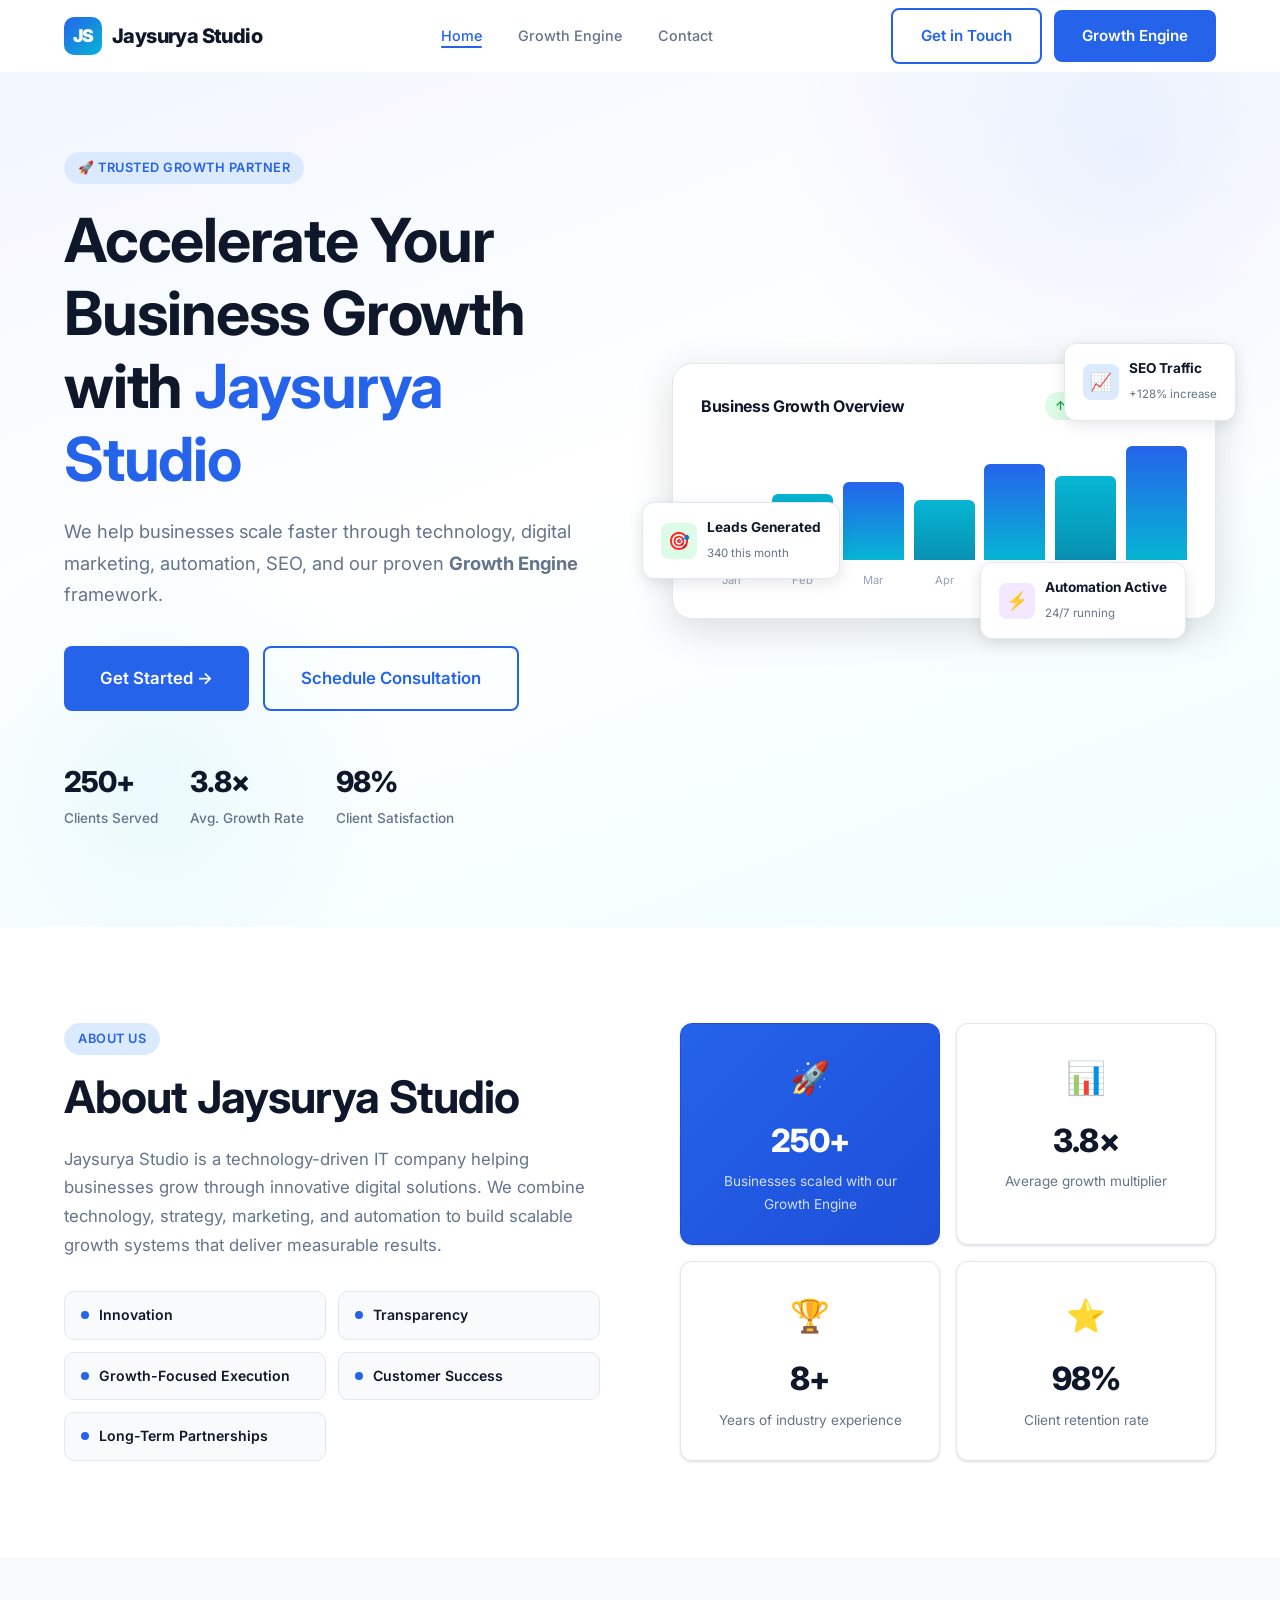
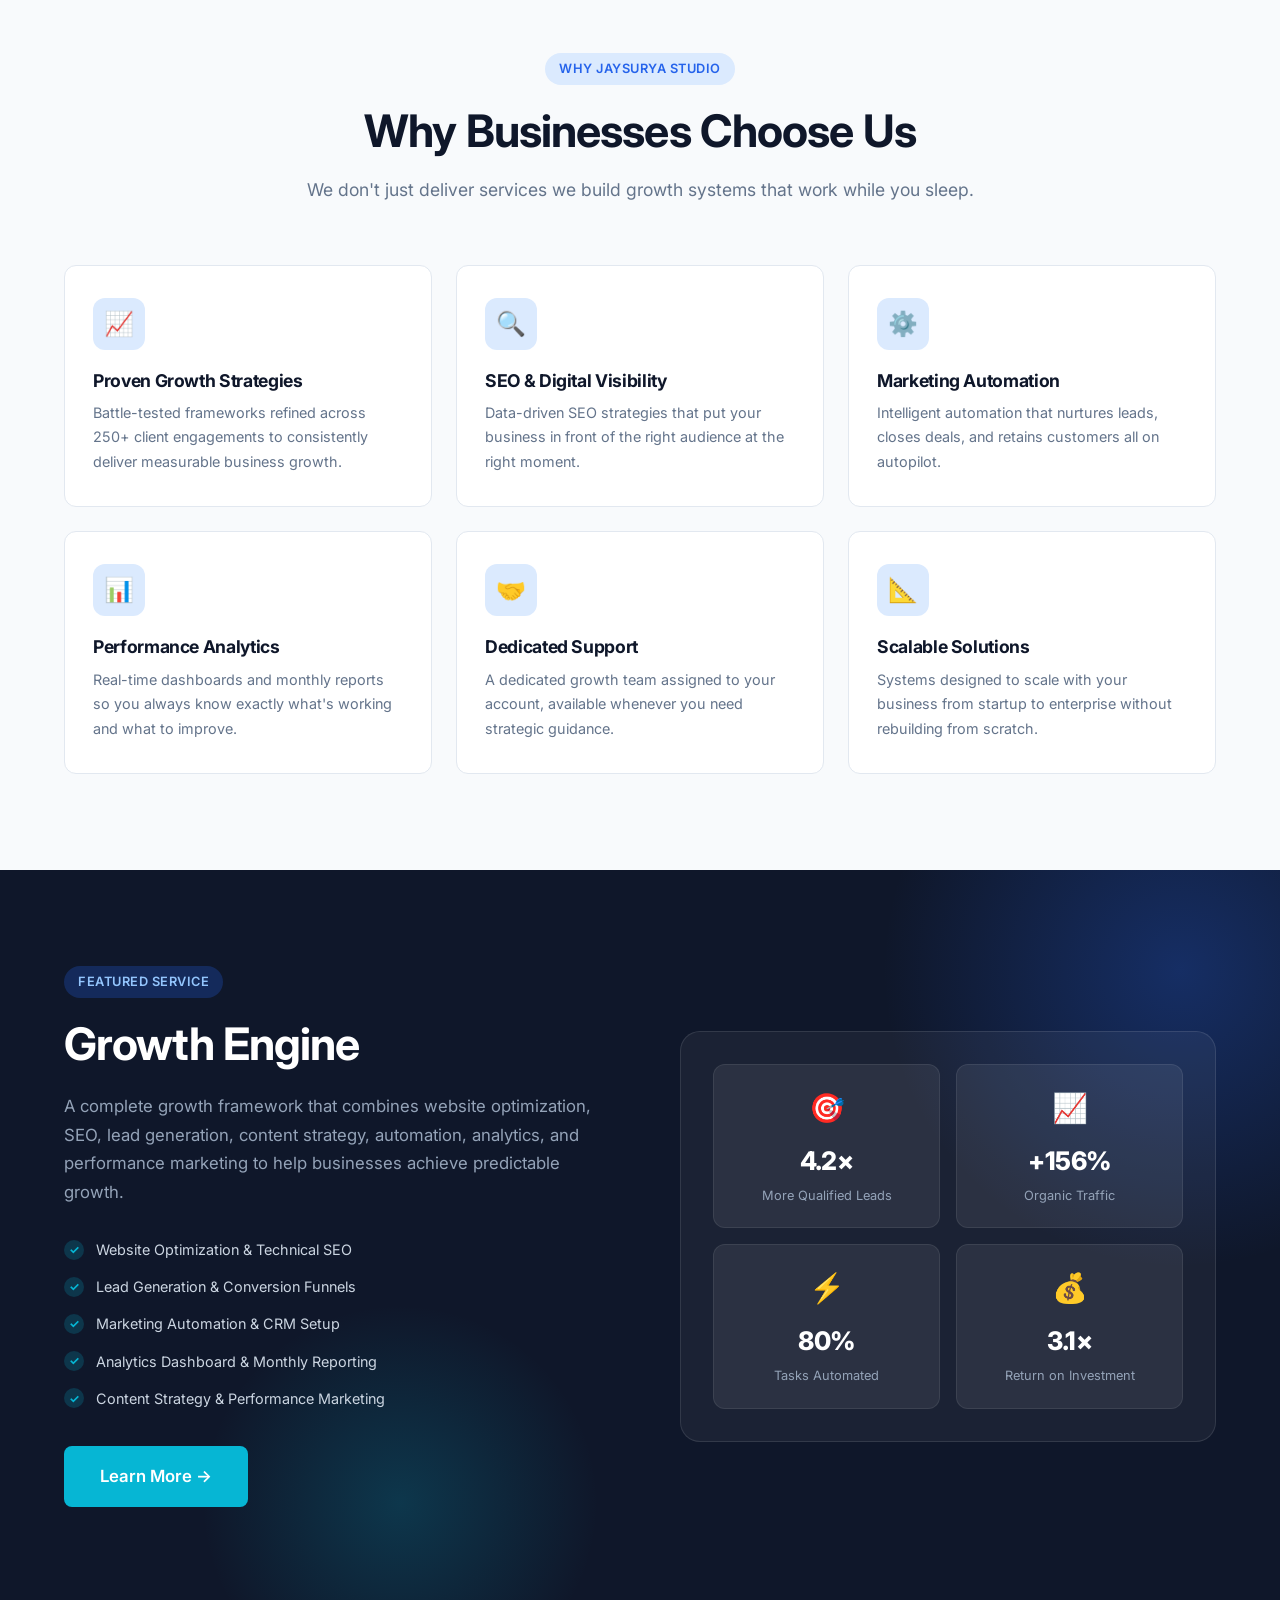
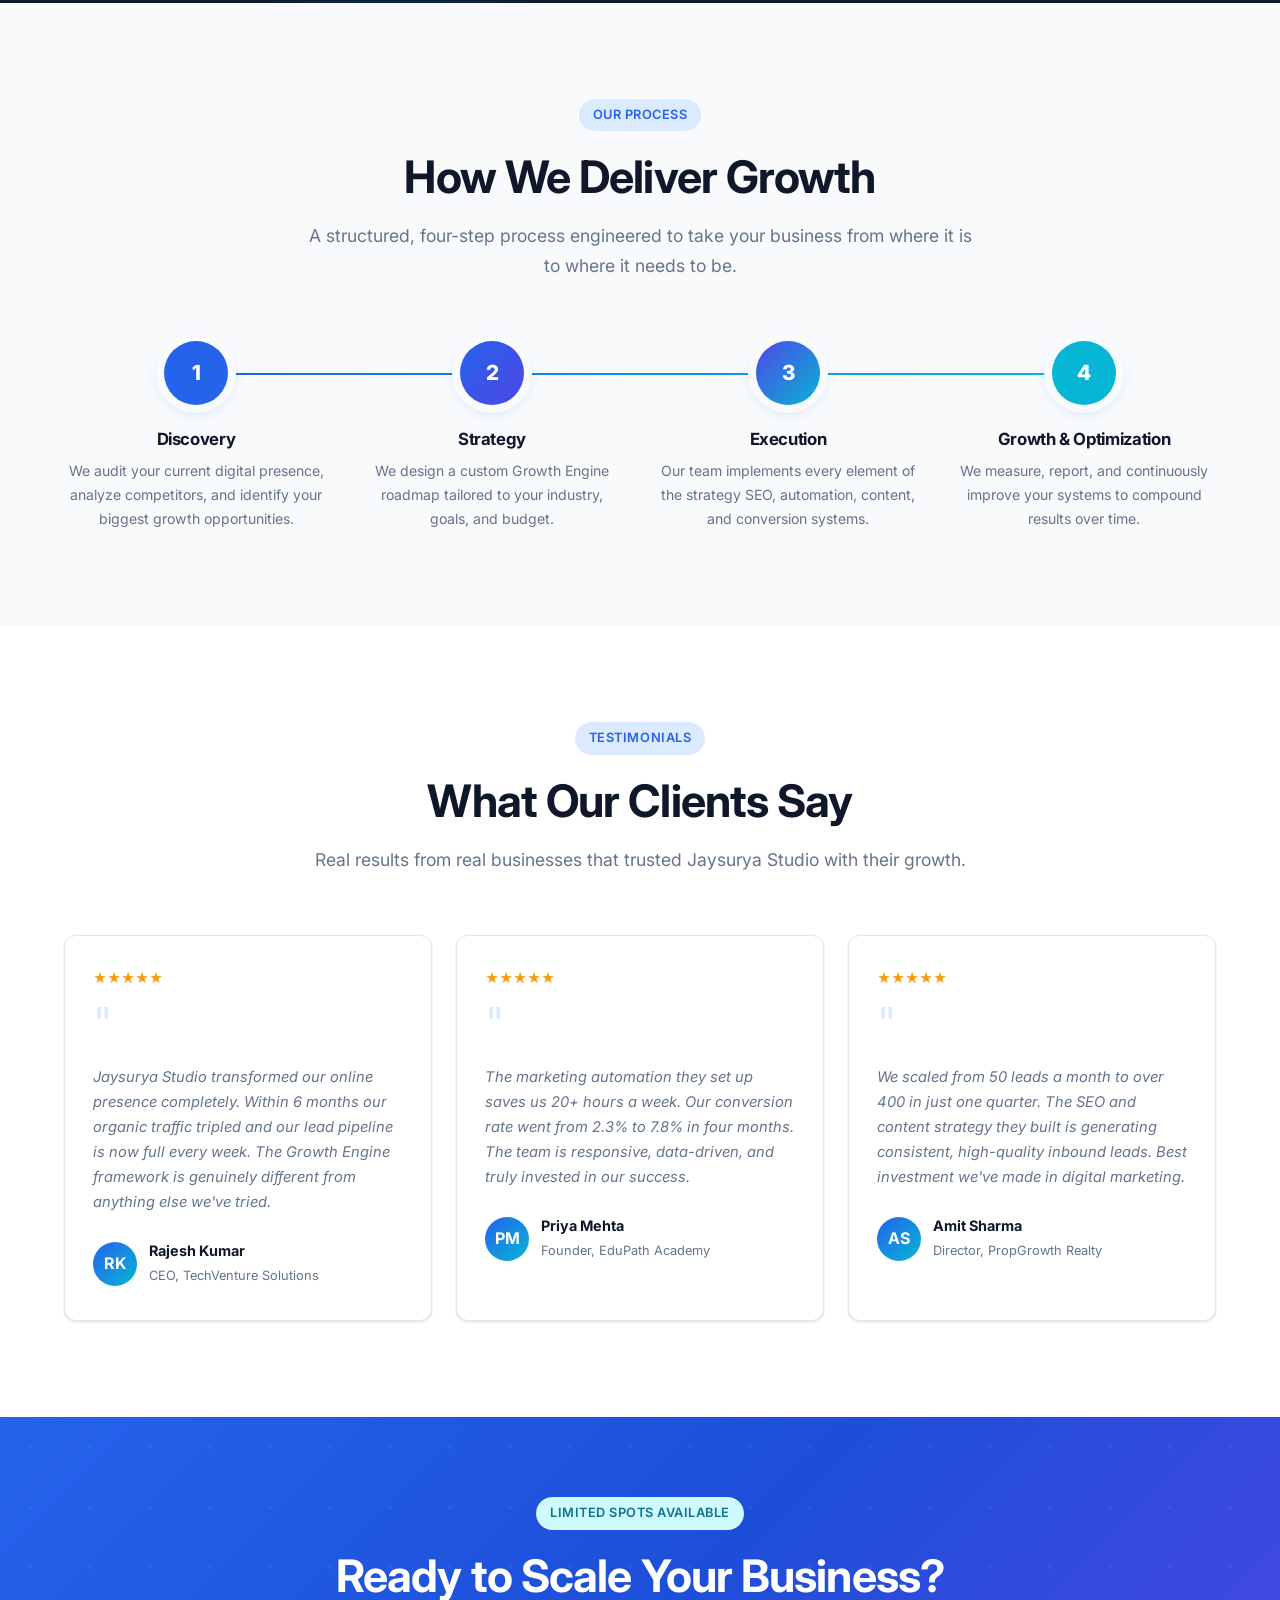
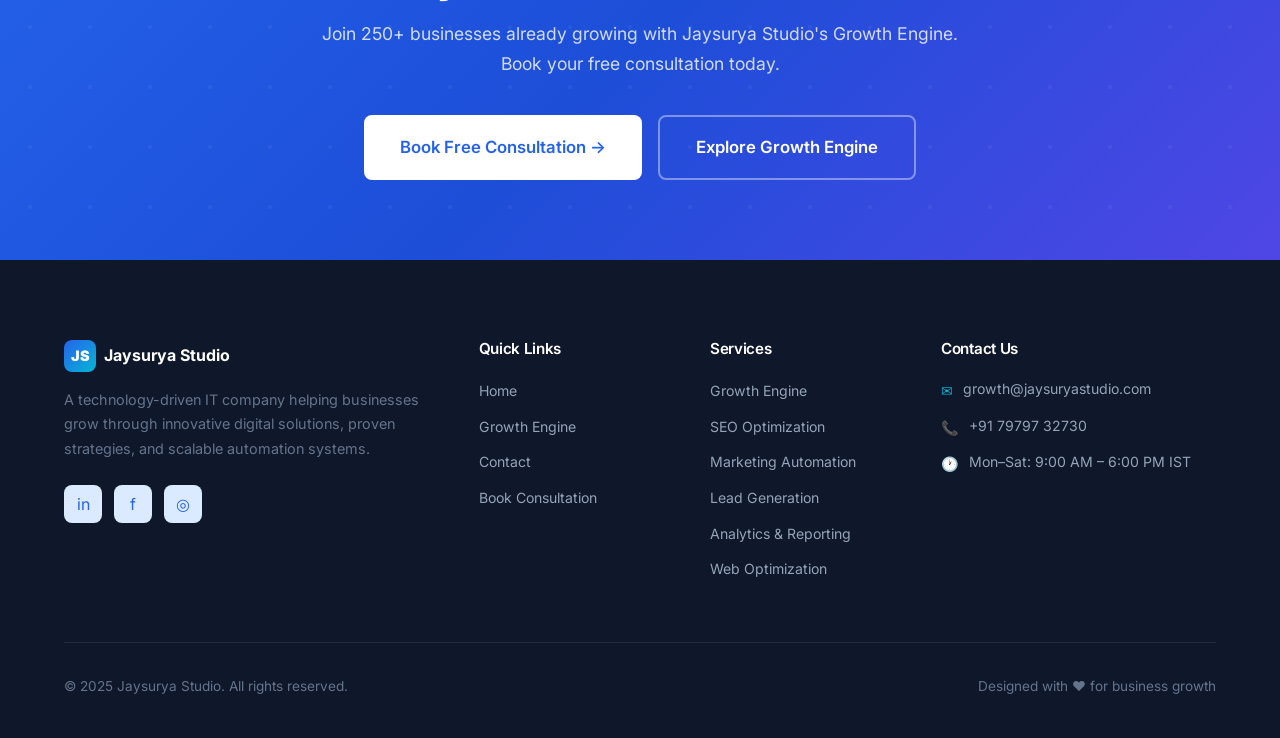
<file: index.html>
<!DOCTYPE html>
<html lang="en">
<head>
  <meta charset="UTF-8" />
  <meta name="viewport" content="width=device-width, initial-scale=1.0" />
  <title>Jaysurya Studio  Accelerate Your Business Growth</title>
  <meta name="description" content="Jaysurya Studio helps businesses scale faster through technology, digital marketing, automation, SEO, and our proven Growth Engine framework." />
  <meta name="keywords" content="IT services, digital marketing, SEO, growth engine, business growth, marketing automation" />
  <meta property="og:title" content="Jaysurya Studio  Accelerate Your Business Growth" />
  <meta property="og:description" content="We help businesses scale faster through technology, digital marketing, automation, and SEO." />
  <meta property="og:type" content="website" />
  <link rel="canonical" href="https://jaysuryastudio.com/" />
  <link rel="preconnect" href="https://fonts.googleapis.com" />
  <link rel="preconnect" href="https://fonts.gstatic.com" crossorigin />
  <link href="https://fonts.googleapis.com/css2?family=Inter:wght@400;500;600;700;800;900&display=swap" rel="stylesheet" />
  <link rel="stylesheet" href="css/style.css" />
  <link rel="icon" type="image/png" href="assets/jsslogo.png">
<link rel="shortcut icon" href="assets/jsslogo.png">
<link rel="apple-touch-icon" href="assets/jsslogo.png">
  <script type="text/javascript">
    (function(c,l,a,r,i,t,y){
        c[a]=c[a]||function(){(c[a].q=c[a].q||[]).push(arguments)};
        t=l.createElement(r);t.async=1;t.src="https://www.clarity.ms/tag/"+i;
        y=l.getElementsByTagName(r)[0];y.parentNode.insertBefore(t,y);
    })(window, document, "clarity", "script", "xaj1u4sglv");
</script>
</head>
<body>

<!-- ===== NAVBAR ===== -->
<nav class="navbar" id="navbar" role="navigation" aria-label="Main navigation">
  <div class="container nav-inner">
    <a href="index.html" class="nav-logo" aria-label="Jaysurya Studio Home">
      <div class="logo-icon" aria-hidden="true">JS</div>
      Jaysurya Studio
    </a>
    <ul class="nav-links" role="list">
      <li><a href="index.html" class="active">Home</a></li>
      <li><a href="pages/growth-engine.html">Growth Engine</a></li>
      <li><a href="pages/contact.html">Contact</a></li>
    </ul>
    <div class="nav-cta">
      <a href="pages/contact.html" class="btn btn-outline">Get in Touch</a>
      <a href="pages/growth-engine.html" class="btn btn-primary">Growth Engine</a>
    </div>
    <button class="hamburger" id="hamburger" aria-label="Toggle menu" aria-expanded="false">
      <span></span><span></span><span></span>
    </button>
  </div>
</nav>

<!-- Mobile Menu -->
<div class="mobile-menu" id="mobileMenu" role="dialog" aria-label="Mobile navigation">
  <a href="index.html">Home</a>
  <a href="pages/growth-engine.html">Growth Engine</a>
  <a href="pages/contact.html">Contact</a>
  <a href="pages/contact.html" class="btn btn-primary">Book Free Consultation</a>
</div>

<!-- ===== HERO ===== -->
<section class="hero" aria-label="Hero">
  <div class="container hero-inner">
    <div class="hero-content">
      <div class="badge">🚀 Trusted Growth Partner</div>
      <h1>Accelerate Your Business Growth with <span>Jaysurya Studio</span></h1>
      <p>We help businesses scale faster through technology, digital marketing, automation, SEO, and our proven <strong>Growth Engine</strong> framework.</p>
      <div class="hero-btns">
        <a href="pages/contact.html" class="btn btn-primary btn-lg">Get Started →</a>
        <a href="pages/contact.html" class="btn btn-outline btn-lg">Schedule Consultation</a>
      </div>
      <div class="hero-stats">
        <div class="hero-stat">
          <strong>250+</strong>
          <span>Clients Served</span>
        </div>
        <div class="hero-stat">
          <strong>3.8×</strong>
          <span>Avg. Growth Rate</span>
        </div>
        <div class="hero-stat">
          <strong>98%</strong>
          <span>Client Satisfaction</span>
        </div>
      </div>
    </div>

    <div class="hero-visual">
      <!-- Main Chart Card -->
      <div class="hero-card-main">
        <div class="chart-header">
          <h4>Business Growth Overview</h4>
          <span class="chart-badge">↑ +47% this quarter</span>
        </div>
        <div class="chart-bars">
          <div class="bar" style="height:40%;animation-delay:.1s"></div>
          <div class="bar accent-bar" style="height:55%;animation-delay:.2s"></div>
          <div class="bar" style="height:65%;animation-delay:.3s"></div>
          <div class="bar accent-bar" style="height:50%;animation-delay:.4s"></div>
          <div class="bar" style="height:80%;animation-delay:.5s"></div>
          <div class="bar accent-bar" style="height:70%;animation-delay:.6s"></div>
          <div class="bar" style="height:95%;animation-delay:.7s"></div>
        </div>
        <div class="chart-labels">
          <span>Jan</span><span>Feb</span><span>Mar</span><span>Apr</span><span>May</span><span>Jun</span><span>Jul</span>
        </div>
      </div>
      <!-- Floating cards -->
      <div class="floating-card fc-1">
        <div class="fc-inner">
          <div class="fc-icon blue">📈</div>
          <div class="fc-text">
            <strong>SEO Traffic</strong>
            <span>+128% increase</span>
          </div>
        </div>
      </div>
      <div class="floating-card fc-2">
        <div class="fc-inner">
          <div class="fc-icon green">🎯</div>
          <div class="fc-text">
            <strong>Leads Generated</strong>
            <span>340 this month</span>
          </div>
        </div>
      </div>
      <div class="floating-card fc-3">
        <div class="fc-inner">
          <div class="fc-icon purple">⚡</div>
          <div class="fc-text">
            <strong>Automation Active</strong>
            <span>24/7 running</span>
          </div>
        </div>
      </div>
    </div>
  </div>
</section>

<!-- ===== ABOUT ===== -->
<section class="section" id="about" aria-label="About Jaysurya Studio">
  <div class="container about-inner">
    <div class="about-text">
      <div class="badge">About Us</div>
      <h2>About Jaysurya Studio</h2>
      <p>Jaysurya Studio is a technology-driven IT company helping businesses grow through innovative digital solutions. We combine technology, strategy, marketing, and automation to build scalable growth systems that deliver measurable results.</p>
      <div class="values-grid">
        <div class="value-item fade-in"><div class="value-dot"></div><span>Innovation</span></div>
        <div class="value-item fade-in"><div class="value-dot"></div><span>Transparency</span></div>
        <div class="value-item fade-in"><div class="value-dot"></div><span>Growth-Focused Execution</span></div>
        <div class="value-item fade-in"><div class="value-dot"></div><span>Customer Success</span></div>
        <div class="value-item fade-in"><div class="value-dot"></div><span>Long-Term Partnerships</span></div>
      </div>
    </div>
    <div class="about-visual fade-in">
      <div class="about-stat-card featured">
        <div class="stat-icon">🚀</div>
        <strong>250+</strong>
        <p>Businesses scaled with our Growth Engine</p>
      </div>
      <div class="about-stat-card">
        <div class="stat-icon">📊</div>
        <strong>3.8×</strong>
        <p>Average growth multiplier</p>
      </div>
      <div class="about-stat-card">
        <div class="stat-icon">🏆</div>
        <strong>8+</strong>
        <p>Years of industry experience</p>
      </div>
      <div class="about-stat-card">
        <div class="stat-icon">⭐</div>
        <strong>98%</strong>
        <p>Client retention rate</p>
      </div>
    </div>
  </div>
</section>

<!-- ===== WHY CHOOSE US ===== -->
<section class="section process-bg" aria-label="Why Choose Us">
  <div class="container">
    <div class="section-header fade-in">
      <div class="badge">Why Jaysurya Studio</div>
      <h2>Why Businesses Choose Us</h2>
      <p>We don't just deliver services  we build growth systems that work while you sleep.</p>
    </div>
    <div class="why-grid">
      <div class="why-card fade-in">
        <div class="why-icon">📈</div>
        <h3>Proven Growth Strategies</h3>
        <p>Battle-tested frameworks refined across 250+ client engagements to consistently deliver measurable business growth.</p>
      </div>
      <div class="why-card fade-in">
        <div class="why-icon">🔍</div>
        <h3>SEO & Digital Visibility</h3>
        <p>Data-driven SEO strategies that put your business in front of the right audience at the right moment.</p>
      </div>
      <div class="why-card fade-in">
        <div class="why-icon">⚙️</div>
        <h3>Marketing Automation</h3>
        <p>Intelligent automation that nurtures leads, closes deals, and retains customers  all on autopilot.</p>
      </div>
      <div class="why-card fade-in">
        <div class="why-icon">📊</div>
        <h3>Performance Analytics</h3>
        <p>Real-time dashboards and monthly reports so you always know exactly what's working and what to improve.</p>
      </div>
      <div class="why-card fade-in">
        <div class="why-icon">🤝</div>
        <h3>Dedicated Support</h3>
        <p>A dedicated growth team assigned to your account, available whenever you need strategic guidance.</p>
      </div>
      <div class="why-card fade-in">
        <div class="why-icon">📐</div>
        <h3>Scalable Solutions</h3>
        <p>Systems designed to scale with your business  from startup to enterprise without rebuilding from scratch.</p>
      </div>
    </div>
  </div>
</section>

<!-- ===== FEATURED SERVICE ===== -->
<section class="section featured-service" aria-label="Growth Engine Service">
  <div class="container fs-inner">
    <div class="fs-content">
      <div class="badge">Featured Service</div>
      <h2>Growth Engine</h2>
      <p>A complete growth framework that combines website optimization, SEO, lead generation, content strategy, automation, analytics, and performance marketing to help businesses achieve predictable growth.</p>
      <div class="fs-features">
        <div class="fs-feature">Website Optimization & Technical SEO</div>
        <div class="fs-feature">Lead Generation & Conversion Funnels</div>
        <div class="fs-feature">Marketing Automation & CRM Setup</div>
        <div class="fs-feature">Analytics Dashboard & Monthly Reporting</div>
        <div class="fs-feature">Content Strategy & Performance Marketing</div>
      </div>
      <a href="pages/growth-engine.html" class="btn btn-accent btn-lg">Learn More →</a>
    </div>
    <div class="fs-visual fade-in">
      <div class="fs-metrics">
        <div class="metric-card">
          <div class="m-icon">🎯</div>
          <strong>4.2×</strong>
          <span>More Qualified Leads</span>
        </div>
        <div class="metric-card">
          <div class="m-icon">📈</div>
          <strong>+156%</strong>
          <span>Organic Traffic</span>
        </div>
        <div class="metric-card">
          <div class="m-icon">⚡</div>
          <strong>80%</strong>
          <span>Tasks Automated</span>
        </div>
        <div class="metric-card">
          <div class="m-icon">💰</div>
          <strong>3.1×</strong>
          <span>Return on Investment</span>
        </div>
      </div>
    </div>
  </div>
</section>

<!-- ===== PROCESS ===== -->
<section class="section process-bg" aria-label="Our Process">
  <div class="container">
    <div class="section-header fade-in">
      <div class="badge">Our Process</div>
      <h2>How We Deliver Growth</h2>
      <p>A structured, four-step process engineered to take your business from where it is to where it needs to be.</p>
    </div>
    <div class="process-grid">
      <div class="process-step fade-in">
        <div class="step-num">1</div>
        <h3>Discovery</h3>
        <p>We audit your current digital presence, analyze competitors, and identify your biggest growth opportunities.</p>
      </div>
      <div class="process-step fade-in">
        <div class="step-num">2</div>
        <h3>Strategy</h3>
        <p>We design a custom Growth Engine roadmap tailored to your industry, goals, and budget.</p>
      </div>
      <div class="process-step fade-in">
        <div class="step-num">3</div>
        <h3>Execution</h3>
        <p>Our team implements every element of the strategy  SEO, automation, content, and conversion systems.</p>
      </div>
      <div class="process-step fade-in">
        <div class="step-num">4</div>
        <h3>Growth & Optimization</h3>
        <p>We measure, report, and continuously improve your systems to compound results over time.</p>
      </div>
    </div>
  </div>
</section>

<!-- ===== TESTIMONIALS ===== -->
<section class="section" aria-label="Client Testimonials">
  <div class="container">
    <div class="section-header fade-in">
      <div class="badge">Testimonials</div>
      <h2>What Our Clients Say</h2>
      <p>Real results from real businesses that trusted Jaysurya Studio with their growth.</p>
    </div>
    <div class="testimonials-grid">
      <div class="testimonial-card fade-in">
        <div class="stars">★★★★★</div>
        <div class="quote-mark">"</div>
        <p>Jaysurya Studio transformed our online presence completely. Within 6 months our organic traffic tripled and our lead pipeline is now full every week. The Growth Engine framework is genuinely different from anything else we've tried.</p>
        <div class="t-author">
          <div class="t-avatar">RK</div>
          <div class="t-info">
            <strong>Rajesh Kumar</strong>
            <span>CEO, TechVenture Solutions</span>
          </div>
        </div>
      </div>
      <div class="testimonial-card fade-in">
        <div class="stars">★★★★★</div>
        <div class="quote-mark">"</div>
        <p>The marketing automation they set up saves us 20+ hours a week. Our conversion rate went from 2.3% to 7.8% in four months. The team is responsive, data-driven, and truly invested in our success.</p>
        <div class="t-author">
          <div class="t-avatar">PM</div>
          <div class="t-info">
            <strong>Priya Mehta</strong>
            <span>Founder, EduPath Academy</span>
          </div>
        </div>
      </div>
      <div class="testimonial-card fade-in">
        <div class="stars">★★★★★</div>
        <div class="quote-mark">"</div>
        <p>We scaled from 50 leads a month to over 400 in just one quarter. The SEO and content strategy they built is generating consistent, high-quality inbound leads. Best investment we've made in digital marketing.</p>
        <div class="t-author">
          <div class="t-avatar">AS</div>
          <div class="t-info">
            <strong>Amit Sharma</strong>
            <span>Director, PropGrowth Realty</span>
          </div>
        </div>
      </div>
    </div>
  </div>
</section>

<!-- ===== CTA BANNER ===== -->
<section class="cta-banner" aria-label="Call to action">
  <div class="cta-banner-inner fade-in">
    <div class="badge accent">Limited Spots Available</div>
    <h2>Ready to Scale Your Business?</h2>
    <p>Join 250+ businesses already growing with Jaysurya Studio's Growth Engine. Book your free consultation today.</p>
    <div class="cta-buttons">
      <a href="pages/contact.html" class="btn btn-white btn-lg">Book Free Consultation →</a>
      <a href="pages/growth-engine.html" class="btn btn-outline btn-lg" style="border-color:rgba(255,255,255,.4);color:#fff;">Explore Growth Engine</a>
    </div>
  </div>
</section>

<!-- ===== FOOTER ===== -->
<footer class="footer" aria-label="Site footer">
  <div class="container">
    <div class="footer-grid">
      <div class="footer-brand">
        <div class="footer-logo">
          <div class="logo-icon">JS</div>
          <span>Jaysurya Studio</span>
        </div>
        <p>A technology-driven IT company helping businesses grow through innovative digital solutions, proven strategies, and scalable automation systems.</p>
        <div class="footer-social">
         <a href="https://www.linkedin.com/in/jaysurya-studio-156a8740a?original_referer=" class="social-btn" aria-label="LinkedIn" style="background:var(--primary-light);color:var(--primary);">in</a>
            <a href="https://www.facebook.com/profile.php?id=61582592456992&mibextid=wwXIfr&rdid=PYnpwYHHPCsHA9Mn&share_url=https%3A%2F%2Fwww.facebook.com%2Fshare%2F17vF8TrJkA%2F%3Fmibextid%3DwwXIfr#" class="social-btn" aria-label="Facebook" style="background:var(--primary-light);color:var(--primary);">f</a>
            <a href="https://www.instagram.com/jaysuryastudio?igsh=Z3h5ejFodGNybm93&utm_source=qr" class="social-btn" aria-label="Instagram" style="background:var(--primary-light);color:var(--primary);">◎</a>
        </div>
      </div>
      <div class="footer-col">
        <h4>Quick Links</h4>
        <ul>
          <li><a href="index.html">Home</a></li>
          <li><a href="pages/growth-engine.html">Growth Engine</a></li>
          <li><a href="pages/contact.html">Contact</a></li>
          <li><a href="pages/contact.html">Book Consultation</a></li>
        </ul>
      </div>
      <div class="footer-col">
        <h4>Services</h4>
        <ul>
          <li><a href="pages/growth-engine.html">Growth Engine</a></li>
          <li><a href="pages/growth-engine.html">SEO Optimization</a></li>
          <li><a href="pages/growth-engine.html">Marketing Automation</a></li>
          <li><a href="pages/growth-engine.html">Lead Generation</a></li>
          <li><a href="pages/growth-engine.html">Analytics & Reporting</a></li>
          <li><a href="pages/growth-engine.html">Web Optimization</a></li>
        </ul>
      </div>
      <div class="footer-col">
        <h4>Contact Us</h4>
        <div class="footer-contact-item">
          <span class="ci-icon">✉</span>
          <span>growth@jaysuryastudio.com</span>
        </div>
        <div class="footer-contact-item">
          <span class="ci-icon">📞</span>
          <span>+91 79797 32730</span>
        </div>
        <!---
        <div class="footer-contact-item">
          <span class="ci-icon">📍</span>
          <span>123 Business Park, Tech City, India 400001</span>
        </div>
        --->
        <div class="footer-contact-item">
          <span class="ci-icon">🕐</span>
          <span>Mon–Sat: 9:00 AM – 6:00 PM IST</span>
        </div>
      </div>
    </div>
    <div class="footer-bottom">
      <p>© 2025 Jaysurya Studio. All rights reserved.</p>
      <p>Designed with ❤️ for business growth</p>
    </div>
  </div>
</footer>

<script src="js/main.js"></script>
</body>
</html>
</file>
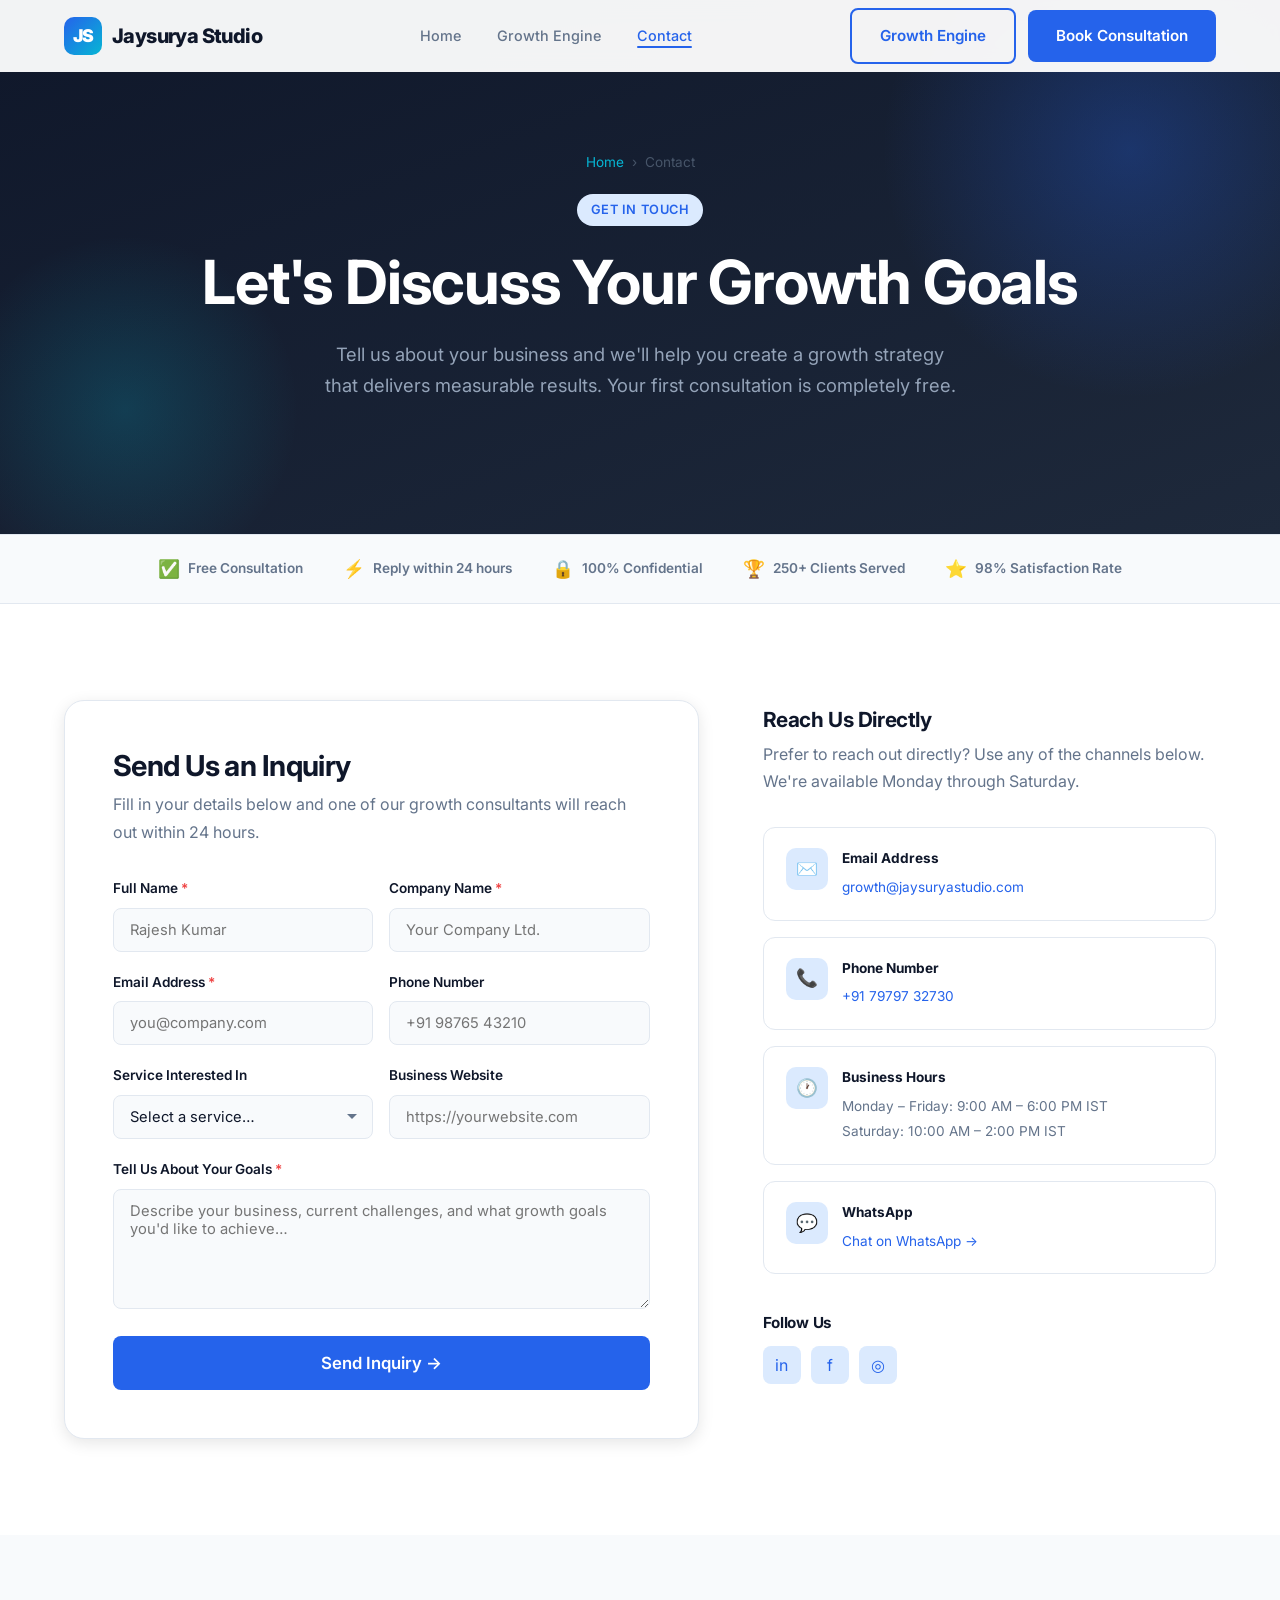
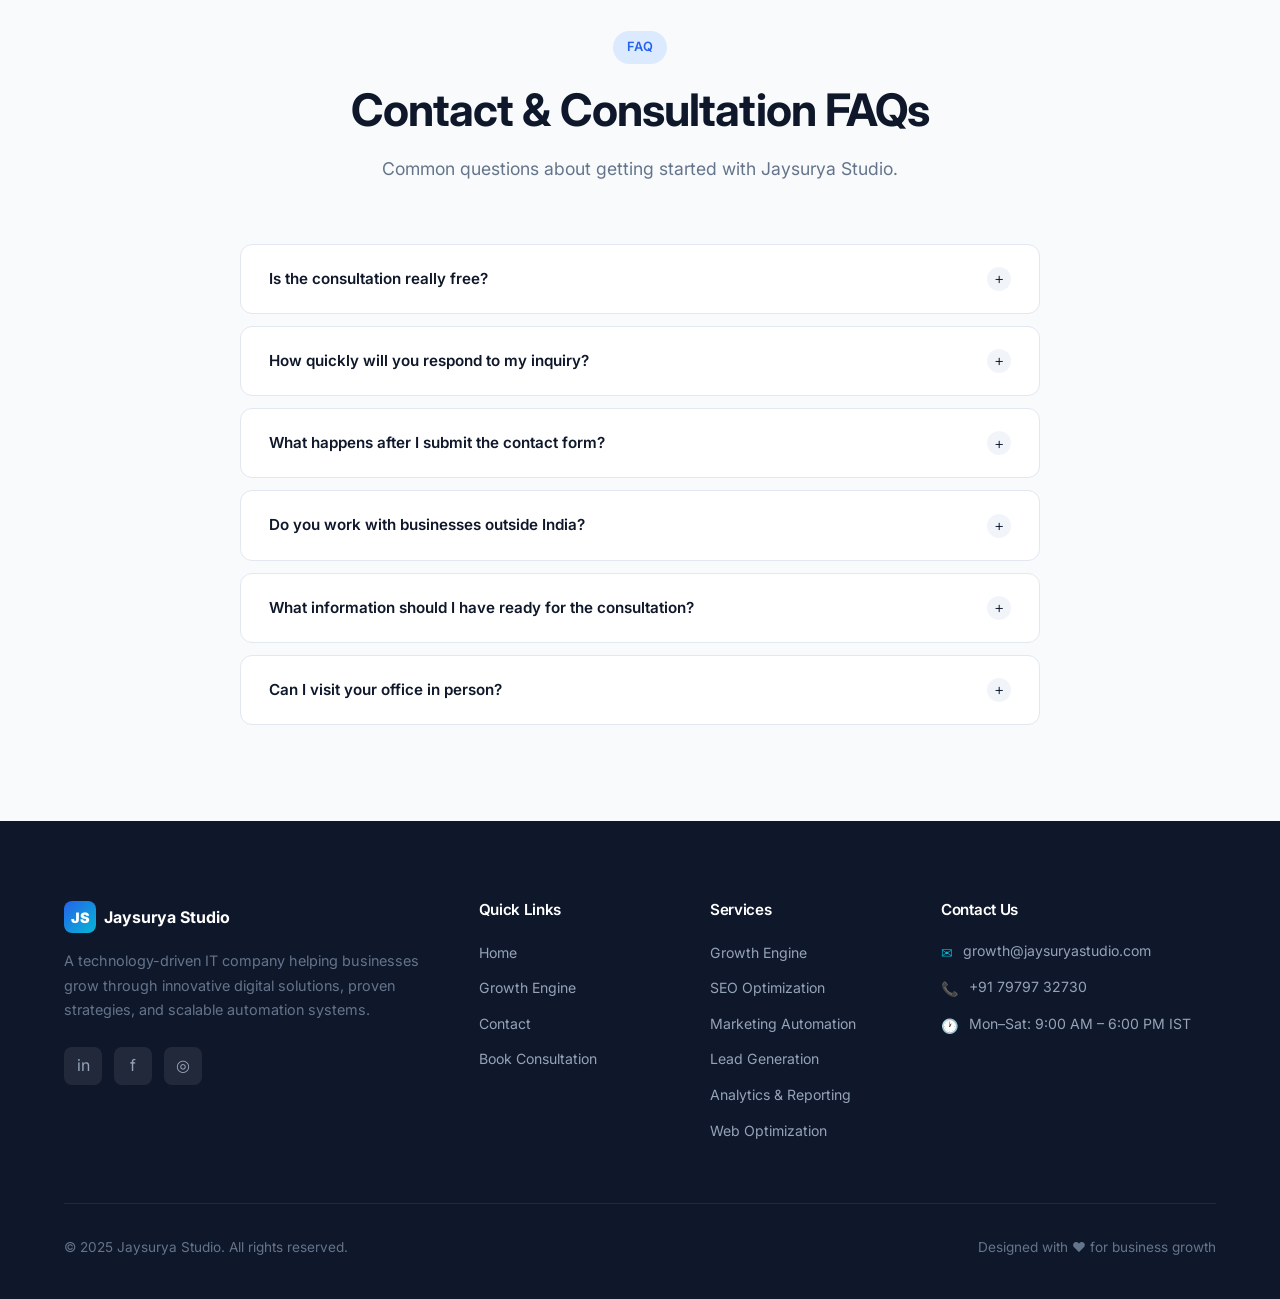
<file: pages/contact.html>
<!DOCTYPE html>
<html lang="en">
<head>
  <meta charset="UTF-8" />
  <meta name="viewport" content="width=device-width, initial-scale=1.0" />
  <title>Contact Jaysurya Studio — Let's Discuss Your Growth Goals</title>
  <meta name="description" content="Contact Jaysurya Studio to discuss your business growth goals. Book a free consultation and let our team build a custom growth strategy for your business." />
  <meta name="keywords" content="contact Jaysurya Studio, free consultation, business growth strategy, digital marketing inquiry" />
  <meta property="og:title" content="Contact Jaysurya Studio — Let's Discuss Your Growth Goals" />
  <link rel="canonical" href="https://jaysuryastudio.com/contact" />
  <link rel="preconnect" href="https://fonts.googleapis.com" />
  <link rel="preconnect" href="https://fonts.gstatic.com" crossorigin />
  <link href="https://fonts.googleapis.com/css2?family=Inter:wght@400;500;600;700;800;900&display=swap" rel="stylesheet" />
  <link rel="stylesheet" href="../css/style.css" />
  <link rel="icon" type="image/png" href="assets/jsslogo.png">
<link rel="shortcut icon" href="assets/jsslogo.png">
<link rel="apple-touch-icon" href="assets/jsslogo.png">
  <style>
    /* Contact page extra styles */
    .contact-section { padding: 96px 0; }
    .contact-section.bg-light { background: var(--bg-light); }

    .trust-strip {
      background: var(--bg-light); border-top: 1px solid var(--border);
      border-bottom: 1px solid var(--border); padding: 20px 0;
    }
    .trust-strip-inner {
      display: flex; justify-content: center; align-items: center;
      gap: 40px; flex-wrap: wrap;
    }
    .trust-item {
      display: flex; align-items: center; gap: 8px;
      font-size: 0.85rem; font-weight: 600; color: var(--text-muted);
    }
    .trust-item span:first-child { font-size: 1.1rem; }
  </style>
  <script type="text/javascript">
    (function(c,l,a,r,i,t,y){
        c[a]=c[a]||function(){(c[a].q=c[a].q||[]).push(arguments)};
        t=l.createElement(r);t.async=1;t.src="https://www.clarity.ms/tag/"+i;
        y=l.getElementsByTagName(r)[0];y.parentNode.insertBefore(t,y);
    })(window, document, "clarity", "script", "xaj1u4sglv");
</script>
</head>
<body>

<!-- ===== NAVBAR ===== -->
<nav class="navbar" id="navbar">
  <div class="container nav-inner">
    <a href="../index.html" class="nav-logo">
      <div class="logo-icon">JS</div>
      Jaysurya Studio
    </a>
    <ul class="nav-links">
      <li><a href="../index.html">Home</a></li>
      <li><a href="growth-engine.html">Growth Engine</a></li>
      <li><a href="contact.html" class="active">Contact</a></li>
    </ul>
    <div class="nav-cta">
      <a href="growth-engine.html" class="btn btn-outline">Growth Engine</a>
      <a href="contact.html" class="btn btn-primary">Book Consultation</a>
    </div>
    <button class="hamburger" id="hamburger" aria-label="Toggle menu" aria-expanded="false">
      <span></span><span></span><span></span>
    </button>
  </div>
</nav>

<div class="mobile-menu" id="mobileMenu">
  <a href="../index.html">Home</a>
  <a href="growth-engine.html">Growth Engine</a>
  <a href="contact.html">Contact</a>
  <a href="contact.html" class="btn btn-primary">Book Free Consultation</a>
</div>

<!-- ===== PAGE HERO ===== -->
<section class="page-hero">
  <div class="container page-hero-inner">
    <div class="breadcrumb">
      <a href="../index.html">Home</a>
      <span>›</span>
      <span>Contact</span>
    </div>
    <div class="badge">Get in Touch</div>
    <h1>Let's Discuss Your Growth Goals</h1>
    <p>Tell us about your business and we'll help you create a growth strategy that delivers measurable results. Your first consultation is completely free.</p>
  </div>
</section>

<!-- ===== TRUST STRIP ===== -->
<div class="trust-strip">
  <div class="container trust-strip-inner">
    <div class="trust-item"><span>✅</span><span>Free Consultation</span></div>
    <div class="trust-item"><span>⚡</span><span>Reply within 24 hours</span></div>
    <div class="trust-item"><span>🔒</span><span>100% Confidential</span></div>
    <div class="trust-item"><span>🏆</span><span>250+ Clients Served</span></div>
    <div class="trust-item"><span>⭐</span><span>98% Satisfaction Rate</span></div>
  </div>
</div>

<!-- ===== CONTACT MAIN ===== -->
<section class="contact-section">
  <div class="container">
    <div class="contact-grid">

      <!-- Contact Form -->
      <div>
        <div class="contact-form-wrap">
          <h2>Send Us an Inquiry</h2>
          <p>Fill in your details below and one of our growth consultants will reach out within 24 hours.</p>

          <form id="contactForm" novalidate>
            <div class="form-row">
              <div class="form-group">
                <label for="fullName">Full Name <span style="color:#ef4444">*</span></label>
                <input type="text" id="fullName" name="fullName" placeholder="Rajesh Kumar" required autocomplete="name" />
              </div>
              <div class="form-group">
                <label for="companyName">Company Name <span style="color:#ef4444">*</span></label>
                <input type="text" id="companyName" name="companyName" placeholder="Your Company Ltd." required autocomplete="organization" />
              </div>
            </div>
            <div class="form-row">
              <div class="form-group">
                <label for="email">Email Address <span style="color:#ef4444">*</span></label>
                <input type="email" id="email" name="email" placeholder="you@company.com" required autocomplete="email" />
              </div>
              <div class="form-group">
                <label for="phone">Phone Number</label>
                <input type="tel" id="phone" name="phone" placeholder="+91 98765 43210" autocomplete="tel" />
              </div>
            </div>
            <div class="form-row">
              <div class="form-group">
                <label for="service">Service Interested In</label>
                <select id="service" name="service">
                  <option value="">Select a service…</option>
                  <option value="growth-engine">Growth Engine (Full Package)</option>
                  <option value="seo">SEO Optimization</option>
                  <option value="lead-gen">Lead Generation</option>
                  <option value="automation">Marketing Automation</option>
                  <option value="analytics">Analytics & Reporting</option>
                  <option value="web">Website Optimization</option>
                  <option value="consulting">Growth Consulting</option>
                  <option value="other">Other / Not Sure Yet</option>
                </select>
              </div>
              <div class="form-group">
                <label for="website">Business Website</label>
                <input type="url" id="website" name="website" placeholder="https://yourwebsite.com" autocomplete="url" />
              </div>
            </div>
            <div class="form-group">
              <label for="message">Tell Us About Your Goals <span style="color:#ef4444">*</span></label>
              <textarea id="message" name="message" rows="5" placeholder="Describe your business, current challenges, and what growth goals you'd like to achieve…" required></textarea>
            </div>
            <button type="submit" class="btn btn-primary btn-lg" style="width:100%;justify-content:center;">
              Send Inquiry →
            </button>
            <div id="formSuccess" class="form-success">
              ✅ Thank you! We've received your inquiry and will reach out within 24 hours.
            </div>
          </form>
        </div>
      </div>

      <!-- Contact Info Side -->
      <div class="contact-info-side">
        <h3>Reach Us Directly</h3>
        <p>Prefer to reach out directly? Use any of the channels below. We're available Monday through Saturday.</p>

        <div class="contact-info-cards">
          <div class="ci-card">
            <div class="ci-card-icon">✉️</div>
            <div class="ci-card-text">
              <strong>Email Address</strong>
              <a href="mailto:hello@jaysuryastudio.com">growth@jaysuryastudio.com</a>
            </div>
          </div>
          <div class="ci-card">
            <div class="ci-card-icon">📞</div>
            <div class="ci-card-text">
              <strong>Phone Number</strong>
              <a href="tel:+917979732730">+91 79797 32730</a>
            </div>
          </div>
          <!---
          <div class="ci-card">
            <div class="ci-card-icon">📍</div>
            <div class="ci-card-text">
              <strong>Office Address</strong>
              <span>123 Business Park, Sector 5,<br>Tech City, India — 400001</span>
            </div>
          </div>
          --->
          <div class="ci-card">
            <div class="ci-card-icon">🕐</div>
            <div class="ci-card-text">
              <strong>Business Hours</strong>
              <span>Monday – Friday: 9:00 AM – 6:00 PM IST<br>Saturday: 10:00 AM – 2:00 PM IST</span>
            </div>
          </div>
          <div class="ci-card">
            <div class="ci-card-icon">💬</div>
            <div class="ci-card-text">
              <strong>WhatsApp</strong>
              <a href="https://api.whatsapp.com/send/?phone=917979732730&text=Hello+Team+Jaysurya+Studio%2C+connected+you+from+your+website.&type=phone_number&app_absent=0" target="_blank" rel="noopener">Chat on WhatsApp →</a>
            </div>
          </div>
        </div>

        <!-- Social Links -->
        <div style="margin-bottom:32px;">
          <h4 style="color:var(--secondary);font-size:.95rem;margin-bottom:14px;">Follow Us</h4>
          <div style="display:flex;gap:10px;">
            <a href="https://www.linkedin.com/in/jaysurya-studio-156a8740a?original_referer=" class="social-btn" aria-label="LinkedIn" style="background:var(--primary-light);color:var(--primary);">in</a>
            <a href="https://www.facebook.com/profile.php?id=61582592456992&mibextid=wwXIfr&rdid=PYnpwYHHPCsHA9Mn&share_url=https%3A%2F%2Fwww.facebook.com%2Fshare%2F17vF8TrJkA%2F%3Fmibextid%3DwwXIfr#" class="social-btn" aria-label="Facebook" style="background:var(--primary-light);color:var(--primary);">f</a>
            <a href="https://www.instagram.com/jaysuryastudio?igsh=Z3h5ejFodGNybm93&utm_source=qr" class="social-btn" aria-label="Instagram" style="background:var(--primary-light);color:var(--primary);">◎</a>
          </div>
        </div>

        <!-- Mini Map Placeholder -->
        <!---
        <div class="map-placeholder">
          <div class="map-icon">📍</div>
          <strong style="color:var(--secondary)">123 Business Park, Tech City</strong>
          <span>Interactive map below ↓</span>
        </div>
        --->
      </div>

    </div>
  </div>
</section>

  

<!-- ===== MAP SECTION ===== -->
  <!---
<section class="map-section section-sm">
  <div class="container">
    <div class="section-header fade-in" style="margin-bottom:40px;">
      <div class="badge">Find Us</div>
      <h2>Our Office Location</h2>
    </div>
    <div class="map-embed fade-in">
      <div class="big-icon">🗺️</div>
      <p style="color:var(--text-muted);font-size:.95rem;text-align:center;max-width:400px;">
        <strong style="color:var(--secondary);display:block;margin-bottom:8px;">123 Business Park, Sector 5, Tech City, India 400001</strong>
        Replace this block with your Google Maps embed code.<br>
        <a href="https://maps.google.com" target="_blank" rel="noopener" style="color:var(--primary);font-weight:600;">Open in Google Maps →</a>
      </p>
    </div>
  </div>
</section>
  --->

<!-- ===== CONTACT FAQ ===== -->
<section class="section process-bg">
  <div class="container">
    <div class="section-header fade-in">
      <div class="badge">FAQ</div>
      <h2>Contact & Consultation FAQs</h2>
      <p>Common questions about getting started with Jaysurya Studio.</p>
    </div>
    <div class="faq-list">
      <div class="faq-item">
        <div class="faq-question" role="button" tabindex="0">
          Is the consultation really free?
          <span class="faq-icon">+</span>
        </div>
        <div class="faq-answer">
          Yes, completely free. Our initial growth consultation is a no-obligation session where we audit your current digital presence, discuss your goals, and outline a strategy. There's no pressure or hard sell — just actionable insights you can use immediately.
        </div>
      </div>
      <div class="faq-item">
        <div class="faq-question" role="button" tabindex="0">
          How quickly will you respond to my inquiry?
          <span class="faq-icon">+</span>
        </div>
        <div class="faq-answer">
          We respond to all inquiries within 24 business hours. For urgent matters, you can reach us directly by phone or WhatsApp and we'll respond even faster.
        </div>
      </div>
      <div class="faq-item">
        <div class="faq-question" role="button" tabindex="0">
          What happens after I submit the contact form?
          <span class="faq-icon">+</span>
        </div>
        <div class="faq-answer">
          After submitting, you'll receive an email confirmation. One of our senior growth consultants will reach out within 24 hours to schedule a discovery call. On that call, we'll learn about your business, share an initial audit, and discuss how Growth Engine could work for you.
        </div>
      </div>
      <div class="faq-item">
        <div class="faq-question" role="button" tabindex="0">
          Do you work with businesses outside India?
          <span class="faq-icon">+</span>
        </div>
        <div class="faq-answer">
          Yes, we work with clients across India, the UAE, UK, and other markets. Our team is fully equipped for remote collaboration. All strategy sessions, reporting, and communication happen online, making it easy to work with us from anywhere.
        </div>
      </div>
      <div class="faq-item">
        <div class="faq-question" role="button" tabindex="0">
          What information should I have ready for the consultation?
          <span class="faq-icon">+</span>
        </div>
        <div class="faq-answer">
          Come prepared with your business goals, current marketing budget (rough range is fine), your website URL, and any specific challenges you're facing. It also helps to know your target customer profile. But don't worry — we'll guide you through everything during the call.
        </div>
      </div>
      <div class="faq-item">
        <div class="faq-question" role="button" tabindex="0">
          Can I visit your office in person?
          <span class="faq-icon">+</span>
        </div>
        <div class="faq-answer">
          Absolutely. We welcome in-person meetings at our office Monday to Friday between 9:00 AM and 6:00 PM IST. Please schedule an appointment in advance by calling us or emailing hello@jaysuryastudio.com so we can ensure the right team members are available.
        </div>
      </div>
    </div>
  </div>
</section>

<!-- ===== FOOTER ===== -->
<footer class="footer">
  <div class="container">
    <div class="footer-grid">
      <div class="footer-brand">
        <div class="footer-logo">
          <div class="logo-icon">JS</div>
          <span>Jaysurya Studio</span>
        </div>
        <p>A technology-driven IT company helping businesses grow through innovative digital solutions, proven strategies, and scalable automation systems.</p>
        <div class="footer-social">
          <a href="https://www.linkedin.com/in/jaysurya-studio-156a8740a?original_referer=" class="social-btn" aria-label="LinkedIn">in</a>
          <a href="https://www.facebook.com/profile.php?id=61582592456992&mibextid=wwXIfr&rdid=PYnpwYHHPCsHA9Mn&share_url=https%3A%2F%2Fwww.facebook.com%2Fshare%2F17vF8TrJkA%2F%3Fmibextid%3DwwXIfr#" class="social-btn" aria-label="Facebook">f</a>
          <a href="https://www.instagram.com/jaysuryastudio?igsh=Z3h5ejFodGNybm93&utm_source=qr" class="social-btn" aria-label="Instagram">◎</a>
        </div>
      </div>
      <div class="footer-col">
        <h4>Quick Links</h4>
        <ul>
          <li><a href="../index.html">Home</a></li>
          <li><a href="growth-engine.html">Growth Engine</a></li>
          <li><a href="contact.html">Contact</a></li>
          <li><a href="contact.html">Book Consultation</a></li>
        </ul>
      </div>
      <div class="footer-col">
        <h4>Services</h4>
        <ul>
          <li><a href="growth-engine.html">Growth Engine</a></li>
          <li><a href="growth-engine.html">SEO Optimization</a></li>
          <li><a href="growth-engine.html">Marketing Automation</a></li>
          <li><a href="growth-engine.html">Lead Generation</a></li>
          <li><a href="growth-engine.html">Analytics & Reporting</a></li>
          <li><a href="growth-engine.html">Web Optimization</a></li>
        </ul>
      </div>
      <div class="footer-col">
        <h4>Contact Us</h4>
        <div class="footer-contact-item">
          <span class="ci-icon">✉</span>
          <span>growth@jaysuryastudio.com</span>
        </div>
        <div class="footer-contact-item">
          <span class="ci-icon">📞</span>
          <span>+91 79797 32730</span>
        </div>
        <!---
        <div class="footer-contact-item">
          <span class="ci-icon">📍</span>
          <span>123 Business Park, Tech City, India 400001</span>
        </div>
        --->
        <div class="footer-contact-item">
          <span class="ci-icon">🕐</span>
          <span>Mon–Sat: 9:00 AM – 6:00 PM IST</span>
        </div>
      </div>
    </div>
    <div class="footer-bottom">
      <p>© 2025 Jaysurya Studio. All rights reserved.</p>
      <p>Designed with ❤️ for business growth</p>
    </div>
  </div>
</footer>
<script src="../js/main.js"></script>
  <script>
document.addEventListener("DOMContentLoaded", () => {
    const form = document.getElementById("contactForm");
    const submitBtn = form.querySelector('button[type="submit"]');
    const successBox = document.getElementById("formSuccess");

    form.addEventListener("submit", async (e) => {
        e.preventDefault();

        submitBtn.disabled = true;
        submitBtn.textContent = "Submitting...";

        const payload = {
            name: document.getElementById("fullName").value.trim(),
            company: document.getElementById("companyName").value.trim(),
            email: document.getElementById("email").value.trim(),
            phone: document.getElementById("phone").value.trim(),
            service: document.getElementById("service").value,
            website: document.getElementById("website").value.trim(),
            additionalInfo: document.getElementById("message").value.trim()
        };

        try {
            const response = await fetch(
                "https://n8n-sfoc.srv1696828.hstgr.cloud/webhook/fe5d26ef-e456-4115-aac6-cecca6025246",
                {
                    method: "POST",
                    headers: {
                        "Content-Type": "application/json"
                    },
                    body: JSON.stringify(payload)
                }
            );

            if (!response.ok) {
                throw new Error("Failed to submit form");
            }

            successBox.style.display = "block";
            form.reset();

            setTimeout(() => {
                successBox.style.display = "none";
            }, 5000);

        } catch (error) {
            alert("Something went wrong. Please try again.");
            console.error(error);
        } finally {
            submitBtn.disabled = false;
            submitBtn.textContent = "Send Inquiry →";
        }
    });
});
</script>
</body>
</html>
</file>
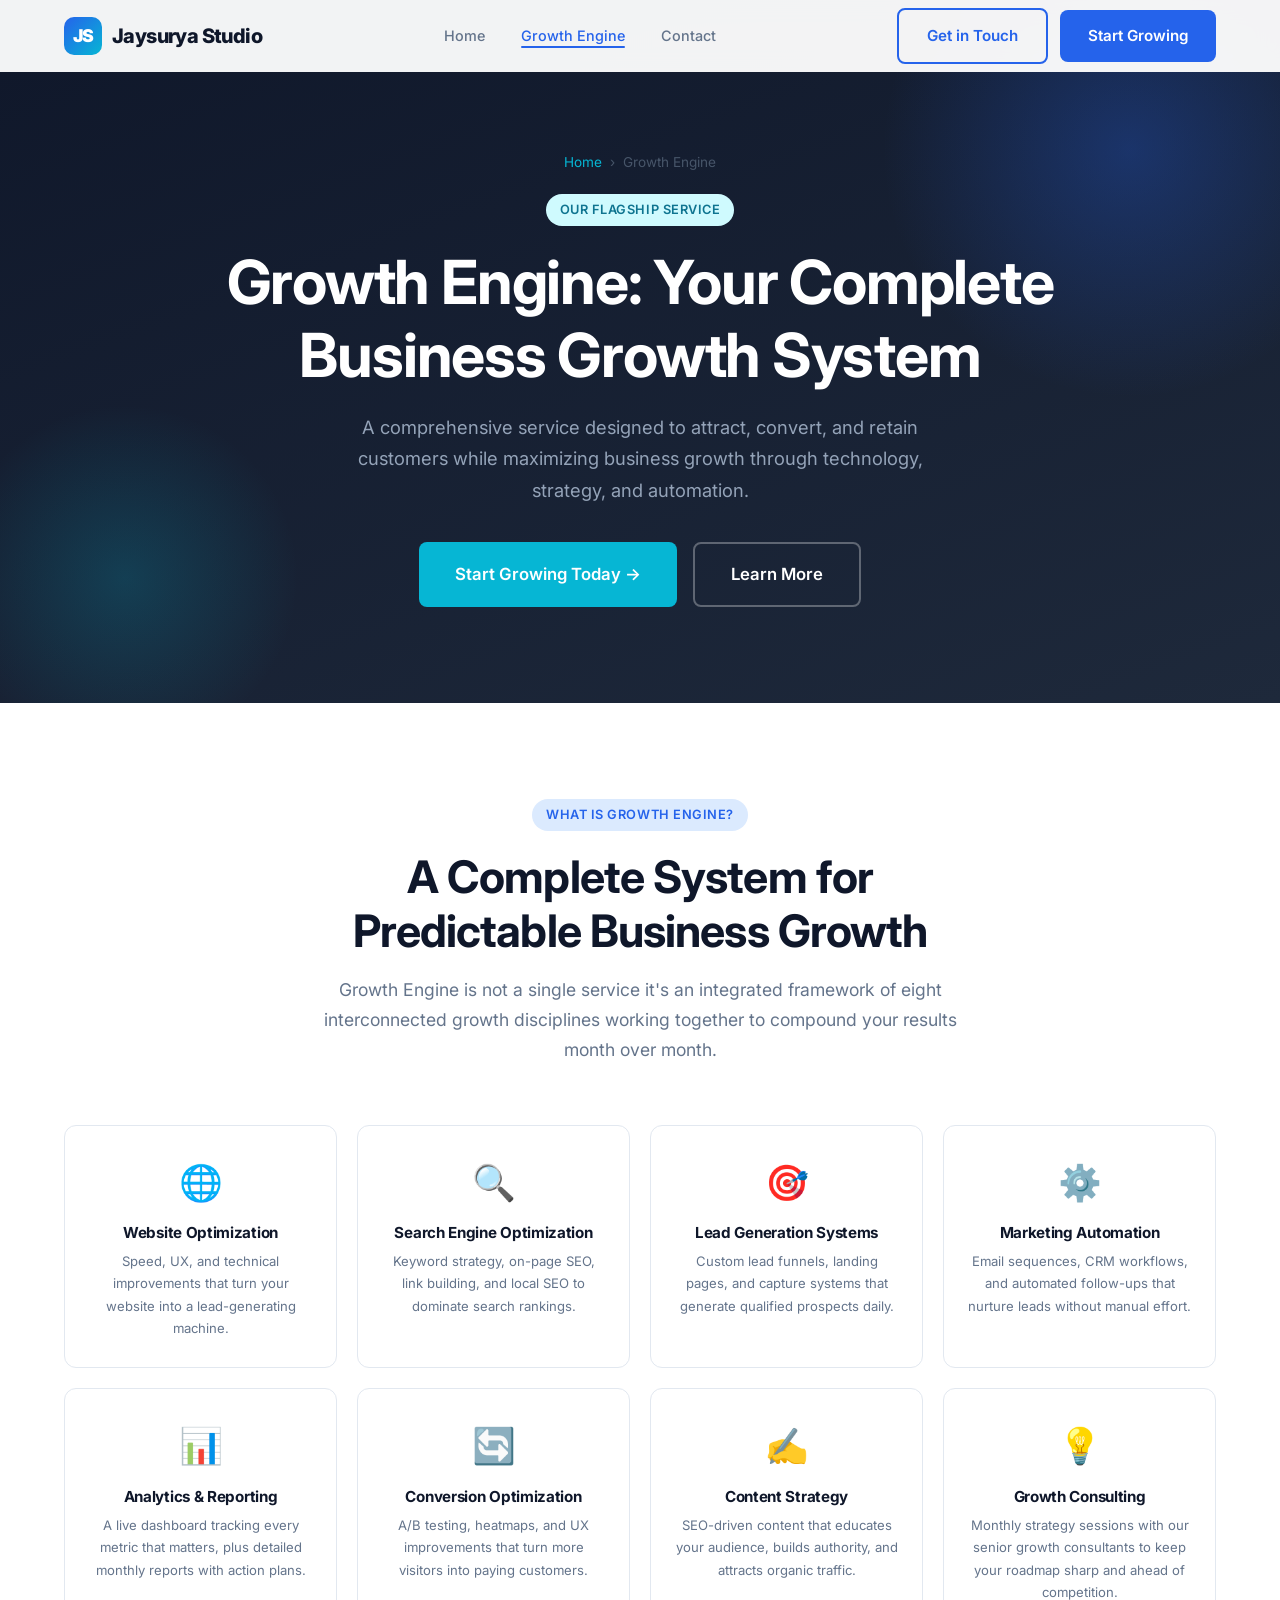
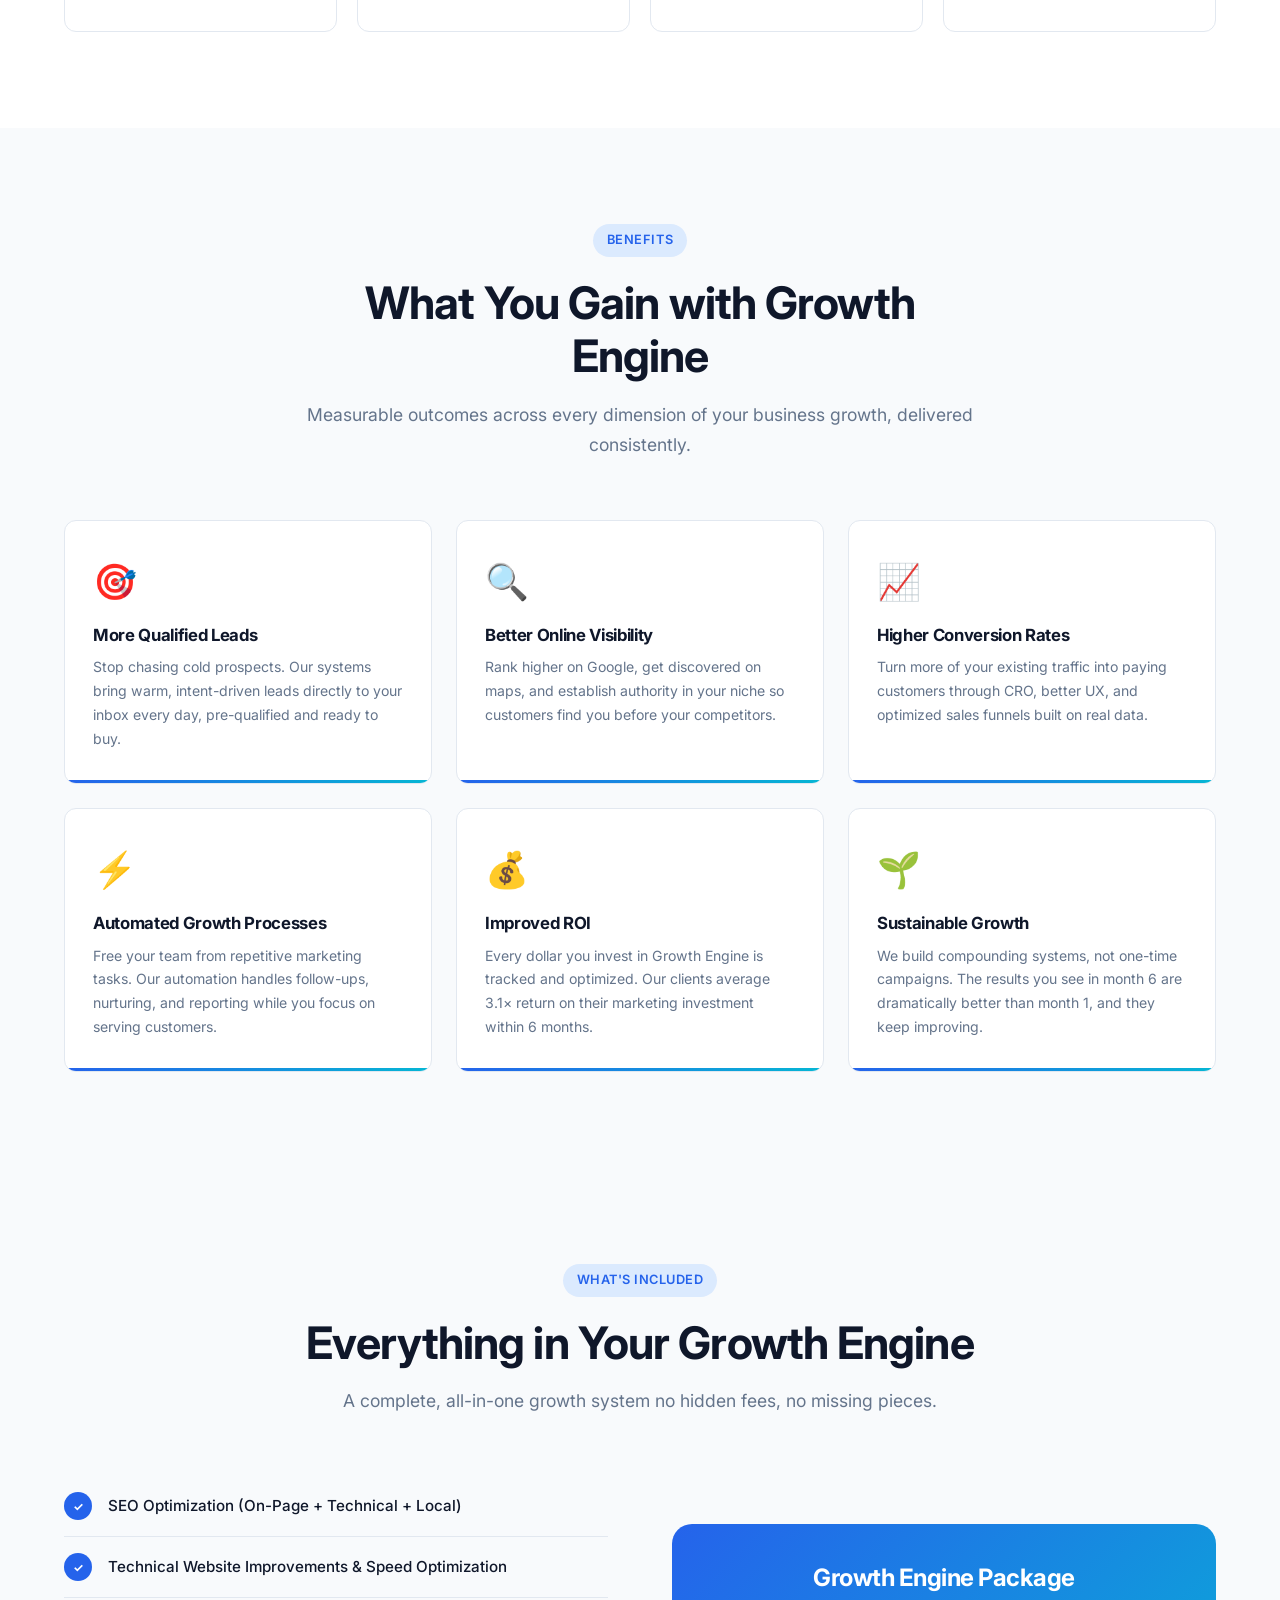
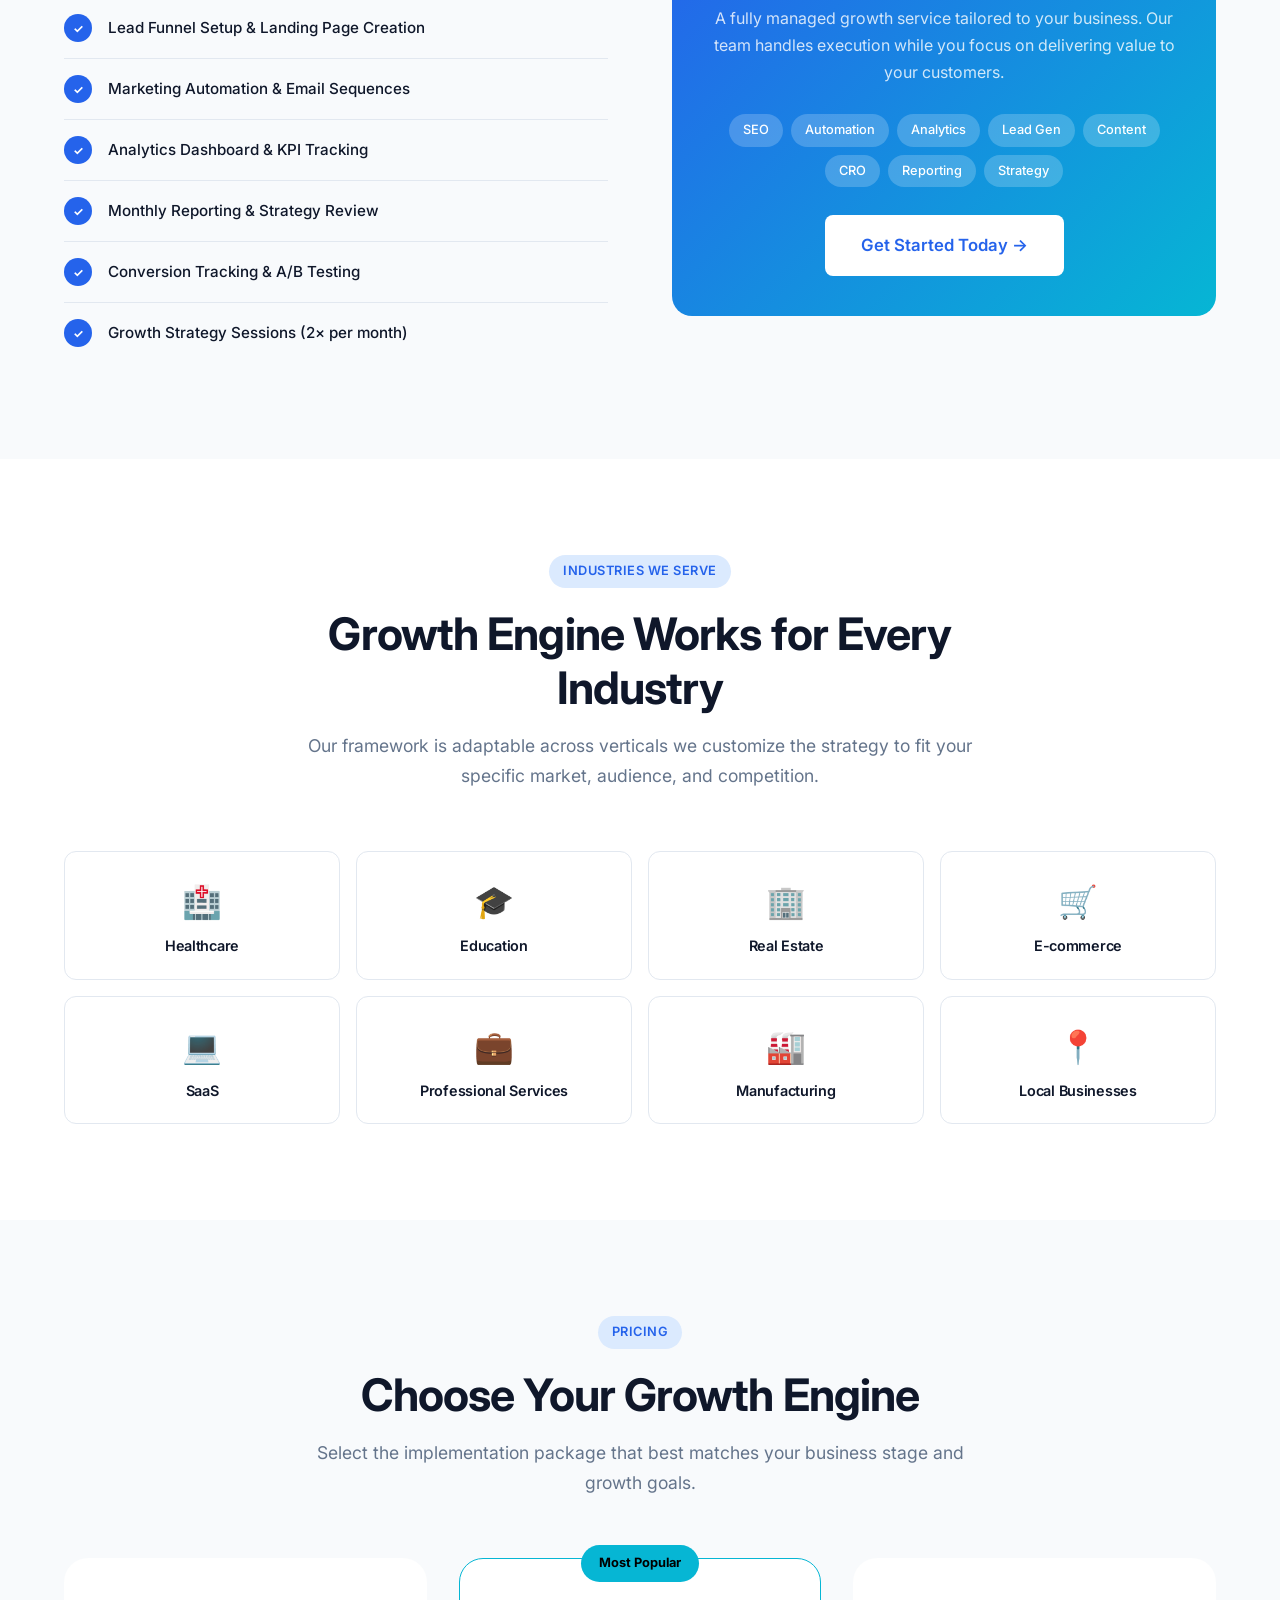
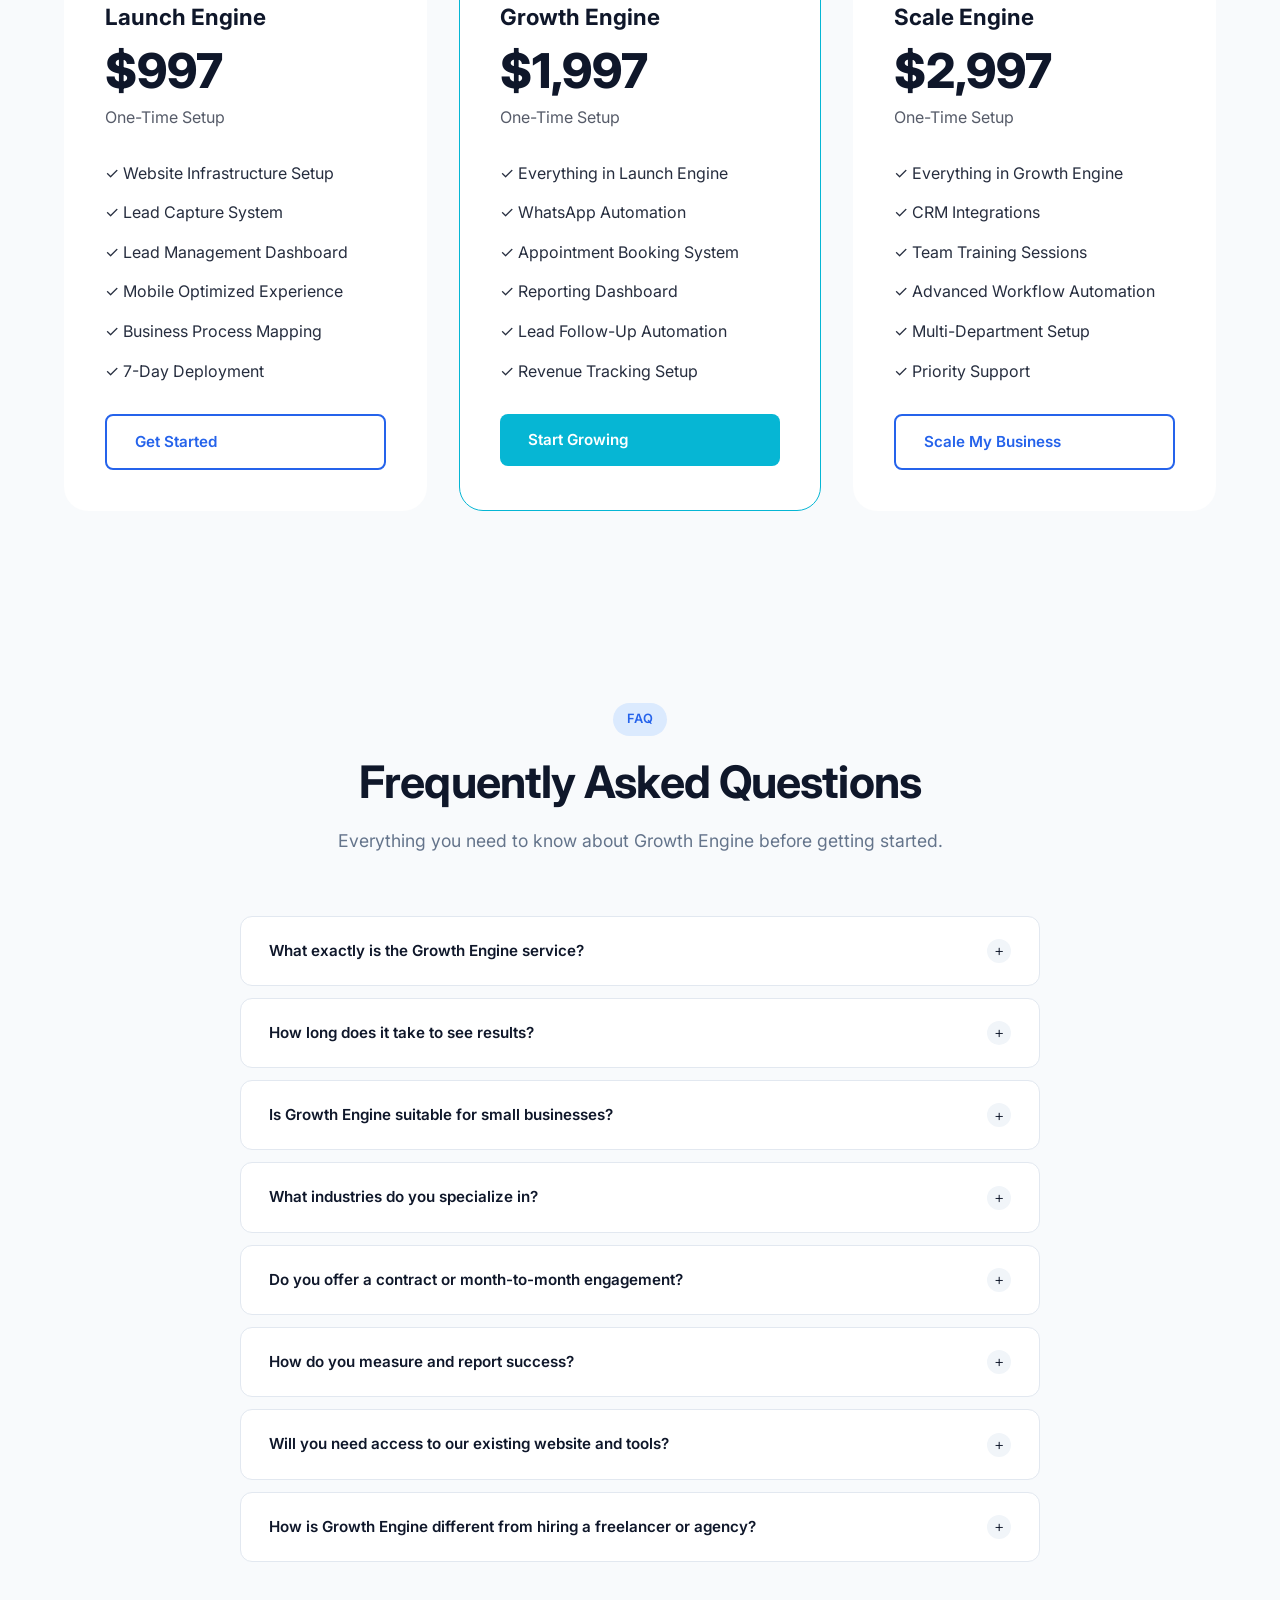
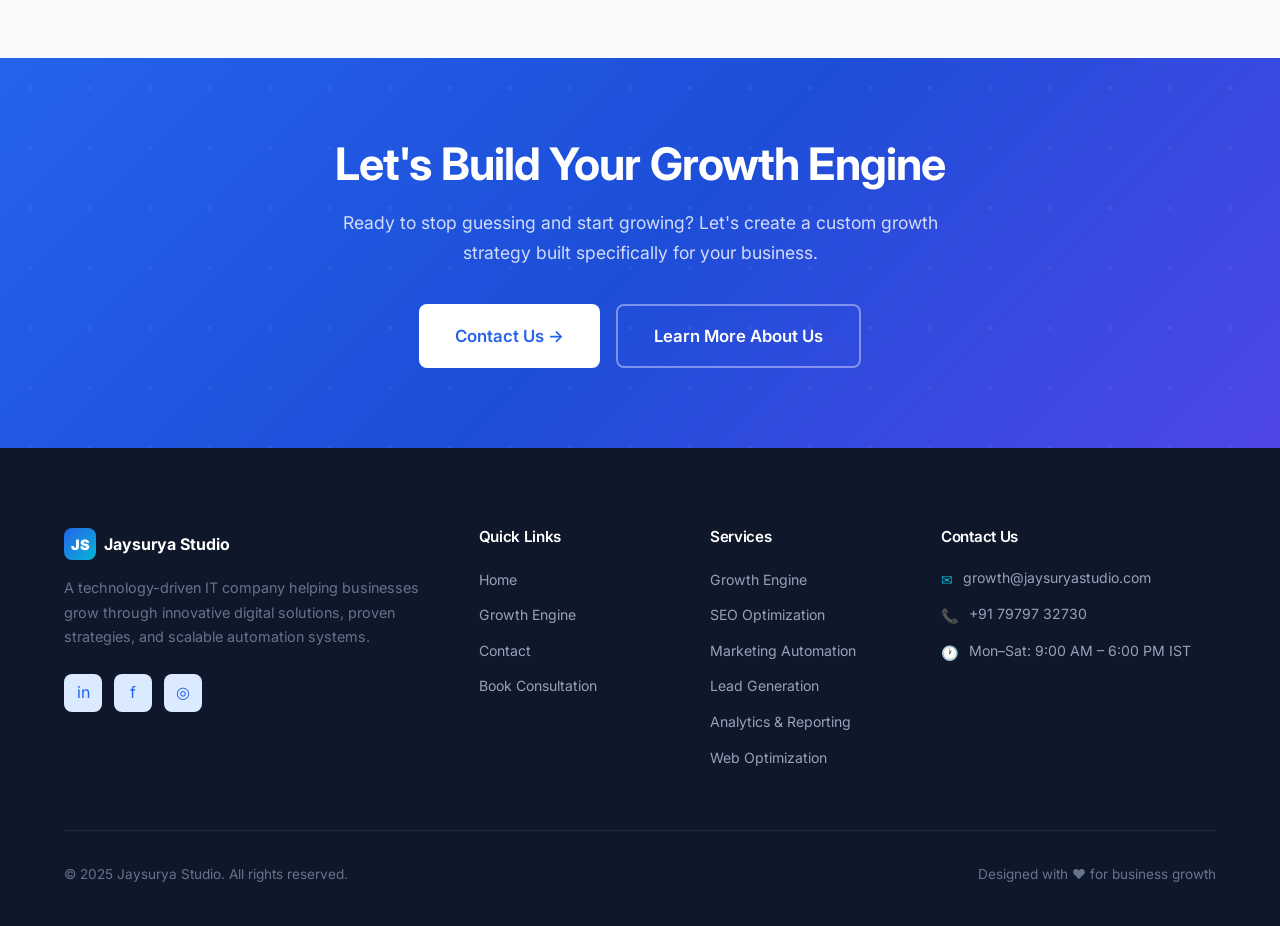
<file: pages/growth-engine.html>
<!DOCTYPE html>
<html lang="en">

<head>
    <meta charset="UTF-8" />
    <meta name="viewport" content="width=device-width, initial-scale=1.0" />
    <title>Growth Engine  Jaysurya Studio | Complete Business Growth System</title>
    <meta name="description"
        content="Growth Engine is Jaysurya Studio's comprehensive service combining SEO, lead generation, marketing automation, analytics, and conversion optimization for predictable business growth." />
    <meta name="keywords"
        content="growth engine, SEO, lead generation, marketing automation, business growth, digital marketing" />
    <meta property="og:title" content="Growth Engine  Complete Business Growth System | Jaysurya Studio" />
    <meta property="og:description"
        content="A comprehensive service designed to attract, convert, and retain customers while maximizing business growth." />
    <link rel="canonical" href="https://jaysuryastudio.com/services/growth-engine" />
    <link rel="preconnect" href="https://fonts.googleapis.com" />
    <link rel="preconnect" href="https://fonts.gstatic.com" crossorigin />
    <link href="https://fonts.googleapis.com/css2?family=Inter:wght@400;500;600;700;800;900&display=swap"
        rel="stylesheet" />
    <link rel="stylesheet" href="../css/style.css" />
    <link rel="icon" type="image/png" href="assets/jsslogo.png">
<link rel="shortcut icon" href="assets/jsslogo.png">
<link rel="apple-touch-icon" href="assets/jsslogo.png">
    <style>
        .pricing-grid {
            display: grid;
            grid-template-columns: repeat(3, 1fr);
            gap: 32px;
            margin-top: 60px;
        }

        .pricing-card {
            background: #ffffff;
            border: 1px solid rgba(255, 255, 255, .08);
            border-radius: 24px;
            padding: 40px;
            position: relative;
            transition: .3s;
        }

        .pricing-card:hover {
            transform: translateY(-6px);
        }

        .pricing-featured {
            border: 1px solid var(--accent);
            transform: scale(1.04);
        }

        .popular-badge {
            position: absolute;
            top: -14px;
            left: 50%;
            transform: translateX(-50%);
            background: var(--accent);
            color: #000;
            padding: 8px 18px;
            border-radius: 999px;
            font-size: .8rem;
            font-weight: 700;
        }

        .pricing-name {
            font-size: 1.4rem;
            font-weight: 700;
            margin-bottom: 12px;
        }

        .pricing-price {
            font-size: 3rem;
            font-weight: 800;
            line-height: 1;
        }

        .pricing-note {
            opacity: .7;
            margin-top: 10px;
            margin-bottom: 30px;
        }

        .pricing-features {
            list-style: none;
            padding: 0;
            margin: 0 0 30px;
        }

        .pricing-features li {
            margin-bottom: 14px;
            opacity: .9;
        }

        .btn-block {
            width: 100%;
            text-align: center;
        }

        @media(max-width:992px) {
            .pricing-grid {
                grid-template-columns: 1fr;
            }

            .pricing-featured {
                transform: none;
            }
        }
    </style>
    <script type="text/javascript">
    (function(c,l,a,r,i,t,y){
        c[a]=c[a]||function(){(c[a].q=c[a].q||[]).push(arguments)};
        t=l.createElement(r);t.async=1;t.src="https://www.clarity.ms/tag/"+i;
        y=l.getElementsByTagName(r)[0];y.parentNode.insertBefore(t,y);
    })(window, document, "clarity", "script", "xaj1u4sglv");
</script>
</head>

<body>

    <!-- ===== NAVBAR ===== -->
    <nav class="navbar" id="navbar">
        <div class="container nav-inner">
            <a href="../index.html" class="nav-logo">
                <div class="logo-icon">JS</div>
                Jaysurya Studio
            </a>
            <ul class="nav-links">
                <li><a href="../index.html">Home</a></li>
                <li><a href="growth-engine.html" class="active">Growth Engine</a></li>
                <li><a href="contact.html">Contact</a></li>
            </ul>
            <div class="nav-cta">
                <a href="contact.html" class="btn btn-outline">Get in Touch</a>
                <a href="contact.html" class="btn btn-primary">Start Growing</a>
            </div>
            <button class="hamburger" id="hamburger" aria-label="Toggle menu" aria-expanded="false">
                <span></span><span></span><span></span>
            </button>
        </div>
    </nav>

    <div class="mobile-menu" id="mobileMenu">
        <a href="../index.html">Home</a>
        <a href="growth-engine.html">Growth Engine</a>
        <a href="contact.html">Contact</a>
        <a href="contact.html" class="btn btn-primary">Start Growing Today</a>
    </div>

    <!-- ===== PAGE HERO ===== -->
    <section class="page-hero">
        <div class="container page-hero-inner">
            <div class="breadcrumb">
                <a href="../index.html">Home</a>
                <span>›</span>
                <span>Growth Engine</span>
            </div>
            <div class="badge accent">Our Flagship Service</div>
            <h1>Growth Engine: Your Complete<br>Business Growth System</h1>
            <p>A comprehensive service designed to attract, convert, and retain customers while maximizing business
                growth through technology, strategy, and automation.</p>
            <div class="cta-buttons">
                <a href="contact.html" class="btn btn-accent btn-lg">Start Growing Today →</a>
                <a href="#what-is" class="btn btn-outline btn-lg"
                    style="border-color:rgba(255,255,255,.3);color:#fff;">Learn More</a>
            </div>
        </div>
    </section>

    <!-- ===== WHAT IS GROWTH ENGINE ===== -->
    <section class="section" id="what-is">
        <div class="container">
            <div class="section-header fade-in">
                <div class="badge">What is Growth Engine?</div>
                <h2>A Complete System for Predictable Business Growth</h2>
                <p>Growth Engine is not a single service  it's an integrated framework of eight interconnected growth
                    disciplines working together to compound your results month over month.</p>
            </div>
            <div class="what-is-grid">
                <div class="what-card fade-in">
                    <div class="what-icon">🌐</div>
                    <h4>Website Optimization</h4>
                    <p>Speed, UX, and technical improvements that turn your website into a lead-generating machine.</p>
                </div>
                <div class="what-card fade-in">
                    <div class="what-icon">🔍</div>
                    <h4>Search Engine Optimization</h4>
                    <p>Keyword strategy, on-page SEO, link building, and local SEO to dominate search rankings.</p>
                </div>
                <div class="what-card fade-in">
                    <div class="what-icon">🎯</div>
                    <h4>Lead Generation Systems</h4>
                    <p>Custom lead funnels, landing pages, and capture systems that generate qualified prospects daily.
                    </p>
                </div>
                <div class="what-card fade-in">
                    <div class="what-icon">⚙️</div>
                    <h4>Marketing Automation</h4>
                    <p>Email sequences, CRM workflows, and automated follow-ups that nurture leads without manual
                        effort.</p>
                </div>
                <div class="what-card fade-in">
                    <div class="what-icon">📊</div>
                    <h4>Analytics & Reporting</h4>
                    <p>A live dashboard tracking every metric that matters, plus detailed monthly reports with action
                        plans.</p>
                </div>
                <div class="what-card fade-in">
                    <div class="what-icon">🔄</div>
                    <h4>Conversion Optimization</h4>
                    <p>A/B testing, heatmaps, and UX improvements that turn more visitors into paying customers.</p>
                </div>
                <div class="what-card fade-in">
                    <div class="what-icon">✍️</div>
                    <h4>Content Strategy</h4>
                    <p>SEO-driven content that educates your audience, builds authority, and attracts organic traffic.
                    </p>
                </div>
                <div class="what-card fade-in">
                    <div class="what-icon">💡</div>
                    <h4>Growth Consulting</h4>
                    <p>Monthly strategy sessions with our senior growth consultants to keep your roadmap sharp and ahead
                        of competition.</p>
                </div>
            </div>
        </div>
    </section>

    <!-- ===== BENEFITS ===== -->
    <section class="section process-bg">
        <div class="container">
            <div class="section-header fade-in">
                <div class="badge">Benefits</div>
                <h2>What You Gain with Growth Engine</h2>
                <p>Measurable outcomes across every dimension of your business growth, delivered consistently.</p>
            </div>
            <div class="benefits-grid">
                <div class="benefit-card fade-in">
                    <div class="benefit-icon">🎯</div>
                    <h3>More Qualified Leads</h3>
                    <p>Stop chasing cold prospects. Our systems bring warm, intent-driven leads directly to your inbox
                        every day, pre-qualified and ready to buy.</p>
                </div>
                <div class="benefit-card fade-in">
                    <div class="benefit-icon">🔍</div>
                    <h3>Better Online Visibility</h3>
                    <p>Rank higher on Google, get discovered on maps, and establish authority in your niche so customers
                        find you before your competitors.</p>
                </div>
                <div class="benefit-card fade-in">
                    <div class="benefit-icon">📈</div>
                    <h3>Higher Conversion Rates</h3>
                    <p>Turn more of your existing traffic into paying customers through CRO, better UX, and optimized
                        sales funnels built on real data.</p>
                </div>
                <div class="benefit-card fade-in">
                    <div class="benefit-icon">⚡</div>
                    <h3>Automated Growth Processes</h3>
                    <p>Free your team from repetitive marketing tasks. Our automation handles follow-ups, nurturing, and
                        reporting while you focus on serving customers.</p>
                </div>
                <div class="benefit-card fade-in">
                    <div class="benefit-icon">💰</div>
                    <h3>Improved ROI</h3>
                    <p>Every dollar you invest in Growth Engine is tracked and optimized. Our clients average 3.1×
                        return on their marketing investment within 6 months.</p>
                </div>
                <div class="benefit-card fade-in">
                    <div class="benefit-icon">🌱</div>
                    <h3>Sustainable Growth</h3>
                    <p>We build compounding systems, not one-time campaigns. The results you see in month 6 are
                        dramatically better than month 1, and they keep improving.</p>
                </div>
            </div>
        </div>
    </section>

    <!-- ===== WHAT'S INCLUDED ===== -->
    <section class="section included-section">
        <div class="container">
            <div class="section-header fade-in">
                <div class="badge">What's Included</div>
                <h2>Everything in Your Growth Engine</h2>
                <p>A complete, all-in-one growth system  no hidden fees, no missing pieces.</p>
            </div>
            <div class="included-inner">
                <div class="included-list fade-in">
                    <div class="included-item">
                        <div class="check-circle">✓</div>
                        <span>SEO Optimization (On-Page + Technical + Local)</span>
                    </div>
                    <div class="included-item">
                        <div class="check-circle">✓</div>
                        <span>Technical Website Improvements & Speed Optimization</span>
                    </div>
                    <div class="included-item">
                        <div class="check-circle">✓</div>
                        <span>Lead Funnel Setup & Landing Page Creation</span>
                    </div>
                    <div class="included-item">
                        <div class="check-circle">✓</div>
                        <span>Marketing Automation & Email Sequences</span>
                    </div>
                    <div class="included-item">
                        <div class="check-circle">✓</div>
                        <span>Analytics Dashboard & KPI Tracking</span>
                    </div>
                    <div class="included-item">
                        <div class="check-circle">✓</div>
                        <span>Monthly Reporting & Strategy Review</span>
                    </div>
                    <div class="included-item">
                        <div class="check-circle">✓</div>
                        <span>Conversion Tracking & A/B Testing</span>
                    </div>
                    <div class="included-item">
                        <div class="check-circle">✓</div>
                        <span>Growth Strategy Sessions (2× per month)</span>
                    </div>
                </div>
                <div class="included-visual fade-in">
                    <h3>Growth Engine Package</h3>
                    <p>A fully managed growth service tailored to your business. Our team handles execution while you
                        focus on delivering value to your customers.</p>
                    <div class="included-tags">
                        <span class="tag">SEO</span>
                        <span class="tag">Automation</span>
                        <span class="tag">Analytics</span>
                        <span class="tag">Lead Gen</span>
                        <span class="tag">Content</span>
                        <span class="tag">CRO</span>
                        <span class="tag">Reporting</span>
                        <span class="tag">Strategy</span>
                    </div>
                    <div style="margin-top:28px;">
                        <a href="contact.html" class="btn btn-white btn-lg">Get Started Today →</a>
                    </div>
                </div>
            </div>
        </div>
    </section>

    <!-- ===== INDUSTRIES ===== -->
    <section class="section">
        <div class="container">
            <div class="section-header fade-in">
                <div class="badge">Industries We Serve</div>
                <h2>Growth Engine Works for Every Industry</h2>
                <p>Our framework is adaptable across verticals  we customize the strategy to fit your specific market,
                    audience, and competition.</p>
            </div>
            <div class="industries-grid">
                <div class="industry-card fade-in">
                    <div class="industry-icon">🏥</div>
                    <h4>Healthcare</h4>
                </div>
                <div class="industry-card fade-in">
                    <div class="industry-icon">🎓</div>
                    <h4>Education</h4>
                </div>
                <div class="industry-card fade-in">
                    <div class="industry-icon">🏢</div>
                    <h4>Real Estate</h4>
                </div>
                <div class="industry-card fade-in">
                    <div class="industry-icon">🛒</div>
                    <h4>E-commerce</h4>
                </div>
                <div class="industry-card fade-in">
                    <div class="industry-icon">💻</div>
                    <h4>SaaS</h4>
                </div>
                <div class="industry-card fade-in">
                    <div class="industry-icon">💼</div>
                    <h4>Professional Services</h4>
                </div>
                <div class="industry-card fade-in">
                    <div class="industry-icon">🏭</div>
                    <h4>Manufacturing</h4>
                </div>
                <div class="industry-card fade-in">
                    <div class="industry-icon">📍</div>
                    <h4>Local Businesses</h4>
                </div>
            </div>
        </div>
    </section>

    <!-- ===== PRICING ===== -->
    <section class="section process-bg">
        <div class="container">
            <div class="section-header fade-in">
                <div class="badge">Pricing</div>
                <h2>Choose Your Growth Engine</h2>
                <p>Select the implementation package that best matches your business stage and growth goals.</p>
            </div>

            <div class="pricing-grid">
                <div class="pricing-card fade-in">
                    <div class="pricing-name">Launch Engine</div>
                    <div class="pricing-price">$997</div>
                    <div class="pricing-note">One-Time Setup</div>

                    <ul class="pricing-features">
                        <li>✓ Website Infrastructure Setup</li>
                        <li>✓ Lead Capture System</li>
                        <li>✓ Lead Management Dashboard</li>
                        <li>✓ Mobile Optimized Experience</li>
                        <li>✓ Business Process Mapping</li>
                        <li>✓ 7-Day Deployment</li>
                    </ul>

                    <a href="contact.html" class="btn btn-outline btn-block">
                        Get Started
                    </a>
                </div>
                <div class="pricing-card pricing-featured fade-in">

                    <div class="popular-badge">
                        Most Popular
                    </div>

                    <div class="pricing-name">Growth Engine</div>
                    <div class="pricing-price">$1,997</div>
                    <div class="pricing-note">One-Time Setup</div>

                    <ul class="pricing-features">
                        <li>✓ Everything in Launch Engine</li>
                        <li>✓ WhatsApp Automation</li>
                        <li>✓ Appointment Booking System</li>
                        <li>✓ Reporting Dashboard</li>
                        <li>✓ Lead Follow-Up Automation</li>
                        <li>✓ Revenue Tracking Setup</li>
                    </ul>

                    <a href="contact.html" class="btn btn-accent btn-block">
                        Start Growing
                    </a>
                </div>
                <div class="pricing-card fade-in">

                    <div class="pricing-name">Scale Engine</div>
                    <div class="pricing-price">$2,997</div>
                    <div class="pricing-note">One-Time Setup</div>

                    <ul class="pricing-features">
                        <li>✓ Everything in Growth Engine</li>
                        <li>✓ CRM Integrations</li>
                        <li>✓ Team Training Sessions</li>
                        <li>✓ Advanced Workflow Automation</li>
                        <li>✓ Multi-Department Setup</li>
                        <li>✓ Priority Support</li>
                    </ul>

                    <a href="contact.html" class="btn btn-outline btn-block">
                        Scale My Business
                    </a>
                </div>

            </div>
        </div>
    </section>

    <!-- ===== FAQ ===== -->
    <section class="section process-bg">
        <div class="container">
            <div class="section-header fade-in">
                <div class="badge">FAQ</div>
                <h2>Frequently Asked Questions</h2>
                <p>Everything you need to know about Growth Engine before getting started.</p>
            </div>
            <div class="faq-list">
                <div class="faq-item">
                    <div class="faq-question" role="button" tabindex="0" aria-expanded="false">
                        What exactly is the Growth Engine service?
                        <span class="faq-icon">+</span>
                    </div>
                    <div class="faq-answer">
                        Growth Engine is Jaysurya Studio's flagship, fully managed digital growth service. It combines
                        SEO, website optimization, lead generation, marketing automation, analytics, content strategy,
                        and monthly strategy consulting into a single, integrated system designed to deliver
                        predictable, compounding business growth.
                    </div>
                </div>
                <div class="faq-item">
                    <div class="faq-question" role="button" tabindex="0" aria-expanded="false">
                        How long does it take to see results?
                        <span class="faq-icon">+</span>
                    </div>
                    <div class="faq-answer">
                        Most clients start seeing measurable improvements in website traffic and lead generation within
                        the first 60–90 days. SEO results typically compound over 3–6 months. Marketing automation and
                        conversion improvements often show impact within the first 30 days. We set realistic timelines
                        during your onboarding consultation.
                    </div>
                </div>
                <div class="faq-item">
                    <div class="faq-question" role="button" tabindex="0" aria-expanded="false">
                        Is Growth Engine suitable for small businesses?
                        <span class="faq-icon">+</span>
                    </div>
                    <div class="faq-answer">
                        Absolutely. Growth Engine is designed to scale with your business. We serve startups, SMEs, and
                        enterprise clients alike. Our team customizes the scope, priorities, and budget allocation based
                        on your current stage and goals  so you're never paying for things you don't need yet.
                    </div>
                </div>
                <div class="faq-item">
                    <div class="faq-question" role="button" tabindex="0" aria-expanded="false">
                        What industries do you specialize in?
                        <span class="faq-icon">+</span>
                    </div>
                    <div class="faq-answer">
                        We have deep expertise in Healthcare, Education, Real Estate, E-commerce, SaaS, Professional
                        Services, Manufacturing, and Local Businesses. Our frameworks are adapted to each industry's
                        buyer journey, compliance requirements, and competitive landscape.
                    </div>
                </div>
                <div class="faq-item">
                    <div class="faq-question" role="button" tabindex="0" aria-expanded="false">
                        Do you offer a contract or month-to-month engagement?
                        <span class="faq-icon">+</span>
                    </div>
                    <div class="faq-answer">
                        We offer both options. Month-to-month gives you flexibility, while a 6 or 12-month commitment
                        unlocks better pricing and allows us to execute deeper, longer-term strategies. We recommend at
                        least a 6-month commitment to see the full power of Growth Engine compound over time.
                    </div>
                </div>
                <div class="faq-item">
                    <div class="faq-question" role="button" tabindex="0" aria-expanded="false">
                        How do you measure and report success?
                        <span class="faq-icon">+</span>
                    </div>
                    <div class="faq-answer">
                        We set up a custom analytics dashboard tracking your key metrics: organic traffic, keyword
                        rankings, lead volume, conversion rates, cost per lead, and ROI. You receive a detailed monthly
                        report and attend two strategy sessions per month where we review performance and plan the next
                        actions.
                    </div>
                </div>
                <div class="faq-item">
                    <div class="faq-question" role="button" tabindex="0" aria-expanded="false">
                        Will you need access to our existing website and tools?
                        <span class="faq-icon">+</span>
                    </div>
                    <div class="faq-answer">
                        Yes, we'll need access to your website CMS, Google Analytics, Google Search Console, and any
                        existing CRM or marketing tools. Our onboarding process includes a secure access handover and
                        integration audit. We work within your existing tech stack or recommend improvements where
                        needed.
                    </div>
                </div>
                <div class="faq-item">
                    <div class="faq-question" role="button" tabindex="0" aria-expanded="false">
                        How is Growth Engine different from hiring a freelancer or agency?
                        <span class="faq-icon">+</span>
                    </div>
                    <div class="faq-answer">
                        Unlike freelancers who focus on a single channel or traditional agencies that work in silos,
                        Growth Engine is an integrated system where every component reinforces the others. You get a
                        dedicated team  strategist, SEO specialist, content writer, automation expert, and analyst 
                        all aligned on a single growth objective for your business.
                    </div>
                </div>
            </div>
        </div>
    </section>

    <!-- ===== FINAL CTA ===== -->
    <section class="cta-banner">
        <div class="cta-banner-inner fade-in">
            <h2>Let's Build Your Growth Engine</h2>
            <p>Ready to stop guessing and start growing? Let's create a custom growth strategy built specifically for
                your business.</p>
            <div class="cta-buttons">
                <a href="contact.html" class="btn btn-white btn-lg">Contact Us →</a>
                <a href="../index.html" class="btn btn-outline btn-lg"
                    style="border-color:rgba(255,255,255,.4);color:#fff;">Learn More About Us</a>
            </div>
        </div>
    </section>

    <!-- ===== FOOTER ===== -->
    <footer class="footer">
        <div class="container">
            <div class="footer-grid">
                <div class="footer-brand">
                    <div class="footer-logo">
                        <div class="logo-icon">JS</div>
                        <span>Jaysurya Studio</span>
                    </div>
                    <p>A technology-driven IT company helping businesses grow through innovative digital solutions,
                        proven strategies, and scalable automation systems.</p>
                    <div class="footer-social">
                        <a href="https://www.linkedin.com/in/jaysurya-studio-156a8740a?original_referer=" class="social-btn" aria-label="LinkedIn" style="background:var(--primary-light);color:var(--primary);">in</a>
            <a href="https://www.facebook.com/profile.php?id=61582592456992&mibextid=wwXIfr&rdid=PYnpwYHHPCsHA9Mn&share_url=https%3A%2F%2Fwww.facebook.com%2Fshare%2F17vF8TrJkA%2F%3Fmibextid%3DwwXIfr#" class="social-btn" aria-label="Facebook" style="background:var(--primary-light);color:var(--primary);">f</a>
            <a href="https://www.instagram.com/jaysuryastudio?igsh=Z3h5ejFodGNybm93&utm_source=qr" class="social-btn" aria-label="Instagram" style="background:var(--primary-light);color:var(--primary);">◎</a>
                    </div>
                </div>
                <div class="footer-col">
                    <h4>Quick Links</h4>
                    <ul>
                        <li><a href="../index.html">Home</a></li>
                        <li><a href="growth-engine.html">Growth Engine</a></li>
                        <li><a href="contact.html">Contact</a></li>
                        <li><a href="contact.html">Book Consultation</a></li>
                    </ul>
                </div>
                <div class="footer-col">
                    <h4>Services</h4>
                    <ul>
                        <li><a href="growth-engine.html">Growth Engine</a></li>
                        <li><a href="growth-engine.html">SEO Optimization</a></li>
                        <li><a href="growth-engine.html">Marketing Automation</a></li>
                        <li><a href="growth-engine.html">Lead Generation</a></li>
                        <li><a href="growth-engine.html">Analytics & Reporting</a></li>
                        <li><a href="growth-engine.html">Web Optimization</a></li>
                    </ul>
                </div>
                <div class="footer-col">
                    <h4>Contact Us</h4>
                    <div class="footer-contact-item">
                        <span class="ci-icon">✉</span>
                        <span>growth@jaysuryastudio.com</span>
                    </div>
                    <div class="footer-contact-item">
                        <span class="ci-icon">📞</span>
                        <span>+91 79797 32730</span>
                    </div>
                    <!---
                    <div class="footer-contact-item">
                        <span class="ci-icon">📍</span>
                        <span>123 Business Park, Tech City, India 400001</span>
                    </div>
                    --->
                    <div class="footer-contact-item">
                        <span class="ci-icon">🕐</span>
                        <span>Mon–Sat: 9:00 AM – 6:00 PM IST</span>
                    </div>
                </div>
            </div>
            <div class="footer-bottom">
                <p>© 2025 Jaysurya Studio. All rights reserved.</p>
                <p>Designed with ❤️ for business growth</p>
            </div>
        </div>
    </footer>

    <script src="../js/main.js"></script>
    
</body>

</html>
</file>
<file: css/style.css>
/* ===== RESET & BASE ===== */
*, *::before, *::after { box-sizing: border-box; margin: 0; padding: 0; }

:root {
  --primary: #2563EB;
  --primary-dark: #1d4ed8;
  --primary-light: #dbeafe;
  --secondary: #0F172A;
  --accent: #06B6D4;
  --accent-light: #cffafe;
  --bg: #FFFFFF;
  --bg-light: #F8FAFC;
  --bg-dark: #F1F5F9;
  --text: #0F172A;
  --text-muted: #64748B;
  --text-light: #94A3B8;
  --border: #E2E8F0;
  --shadow-sm: 0 1px 3px rgba(0,0,0,.08), 0 1px 2px rgba(0,0,0,.06);
  --shadow: 0 4px 16px rgba(0,0,0,.10);
  --shadow-lg: 0 10px 40px rgba(0,0,0,.14);
  --radius: 12px;
  --radius-lg: 20px;
  --transition: 0.25s ease;
}

html { scroll-behavior: smooth; }

body {
  font-family: 'Inter', -apple-system, BlinkMacSystemFont, 'Segoe UI', sans-serif;
  color: var(--text);
  background: var(--bg);
  line-height: 1.6;
  font-size: 16px;
  overflow-x: hidden;
}

img { max-width: 100%; display: block; }
a { text-decoration: none; color: inherit; }
ul { list-style: none; }
button { cursor: pointer; font-family: inherit; border: none; outline: none; }
input, textarea, select { font-family: inherit; outline: none; }

/* ===== TYPOGRAPHY ===== */
h1, h2, h3, h4, h5 { font-weight: 700; line-height: 1.2; letter-spacing: -0.02em; }
h1 { font-size: clamp(2.2rem, 5vw, 3.8rem); }
h2 { font-size: clamp(1.8rem, 3.5vw, 2.8rem); }
h3 { font-size: clamp(1.2rem, 2vw, 1.5rem); }
h4 { font-size: 1.1rem; }
p { color: var(--text-muted); line-height: 1.7; }

/* ===== LAYOUT ===== */
.container { max-width: 1200px; margin: 0 auto; padding: 0 24px; }
.section { padding: 96px 0; }
.section-sm { padding: 64px 0; }
.section-header { text-align: center; max-width: 680px; margin: 0 auto 60px; }
.section-header p { font-size: 1.1rem; margin-top: 16px; }

/* ===== BADGE ===== */
.badge {
  display: inline-flex; align-items: center; gap: 6px;
  background: var(--primary-light); color: var(--primary);
  font-size: 0.8rem; font-weight: 600; letter-spacing: 0.04em;
  padding: 6px 14px; border-radius: 100px; margin-bottom: 20px;
  text-transform: uppercase;
}
.badge.accent { background: var(--accent-light); color: #0e7490; }

/* ===== BUTTONS ===== */
.btn {
  display: inline-flex; align-items: center; gap: 8px;
  padding: 14px 28px; border-radius: 8px;
  font-size: 0.95rem; font-weight: 600; transition: all var(--transition);
  white-space: nowrap;
}
.btn-primary {
  background: var(--primary); color: #fff;
}
.btn-primary:hover { background: var(--primary-dark); transform: translateY(-1px); box-shadow: 0 8px 24px rgba(37,99,235,.35); }
.btn-outline {
  background: transparent; color: var(--primary);
  border: 2px solid var(--primary);
}
.btn-outline:hover { background: var(--primary-light); transform: translateY(-1px); }
.btn-white {
  background: #fff; color: var(--primary);
}
.btn-white:hover { background: var(--primary-light); transform: translateY(-1px); }
.btn-accent {
  background: var(--accent); color: #fff;
}
.btn-accent:hover { background: #0891b2; transform: translateY(-1px); box-shadow: 0 8px 24px rgba(6,182,212,.35); }
.btn-lg { padding: 17px 36px; font-size: 1.05rem; }

/* ===== NAVBAR ===== */
.navbar {
  position: fixed; top: 0; left: 0; right: 0; z-index: 1000;
  background: rgba(255,255,255,0.95);
  backdrop-filter: blur(12px);
  border-bottom: 1px solid transparent;
  transition: all var(--transition);
  height: 72px;
}
.navbar.scrolled {
  border-bottom-color: var(--border);
  box-shadow: var(--shadow-sm);
}
.nav-inner {
  display: flex; align-items: center; justify-content: space-between;
  height: 72px;
}
.nav-logo {
  display: flex; align-items: center; gap: 10px;
  font-size: 1.25rem; font-weight: 800; color: var(--secondary);
  letter-spacing: -0.03em;
}
.nav-logo .logo-icon {
  width: 38px; height: 38px; border-radius: 10px;
  background: linear-gradient(135deg, var(--primary), var(--accent));
  display: flex; align-items: center; justify-content: center;
  color: #fff; font-size: 1.1rem; font-weight: 900;
}
.nav-links {
  display: flex; align-items: center; gap: 36px;
}
.nav-links a {
  font-size: 0.9rem; font-weight: 500; color: var(--text-muted);
  transition: color var(--transition); position: relative;
}
.nav-links a:hover, .nav-links a.active { color: var(--primary); }
.nav-links a.active::after {
  content: ''; position: absolute; bottom: -4px; left: 0; right: 0;
  height: 2px; background: var(--primary); border-radius: 2px;
}
.nav-cta { display: flex; align-items: center; gap: 12px; }
.hamburger {
  display: none; flex-direction: column; gap: 5px;
  background: none; padding: 4px;
}
.hamburger span { width: 24px; height: 2px; background: var(--text); border-radius: 2px; transition: all var(--transition); }
.mobile-menu {
  display: none; position: fixed; top: 72px; left: 0; right: 0; bottom: 0;
  background: #fff; z-index: 999; padding: 32px 24px;
  flex-direction: column; gap: 8px;
  overflow-y: auto;
}
.mobile-menu.open { display: flex; }
.mobile-menu a {
  font-size: 1.1rem; font-weight: 500; color: var(--text);
  padding: 14px 0; border-bottom: 1px solid var(--border);
  transition: color var(--transition);
}
.mobile-menu a:hover { color: var(--primary); }
.mobile-menu .btn { margin-top: 16px; justify-content: center; }

/* ===== HERO ===== */
.hero {
  padding-top: 152px; padding-bottom: 96px;
  background: linear-gradient(160deg, #f0f6ff 0%, #ffffff 50%, #f0fdff 100%);
  overflow: hidden; position: relative;
}
.hero::before {
  content: '';
  position: absolute; top: -200px; right: -200px;
  width: 700px; height: 700px;
  background: radial-gradient(circle, rgba(37,99,235,.08) 0%, transparent 70%);
  border-radius: 50%;
}
.hero::after {
  content: '';
  position: absolute; bottom: -100px; left: -100px;
  width: 500px; height: 500px;
  background: radial-gradient(circle, rgba(6,182,212,.07) 0%, transparent 70%);
  border-radius: 50%;
}
.hero-inner {
  display: grid; grid-template-columns: 1fr 1fr;
  gap: 64px; align-items: center; position: relative; z-index: 1;
}
.hero-content h1 { color: var(--secondary); margin-bottom: 20px; }
.hero-content h1 span { color: var(--primary); }
.hero-content > p { font-size: 1.15rem; margin-bottom: 36px; max-width: 520px; }
.hero-btns { display: flex; gap: 14px; flex-wrap: wrap; margin-bottom: 48px; }
.hero-stats {
  display: flex; gap: 32px; flex-wrap: wrap;
}
.hero-stat strong { display: block; font-size: 1.8rem; font-weight: 800; color: var(--secondary); letter-spacing: -0.03em; }
.hero-stat span { font-size: 0.85rem; color: var(--text-muted); font-weight: 500; }

/* Hero Illustration */
.hero-visual { position: relative; }
.hero-card-main {
  background: #fff; border-radius: var(--radius-lg);
  padding: 28px; box-shadow: var(--shadow-lg);
  border: 1px solid var(--border);
}
.chart-header { display: flex; justify-content: space-between; align-items: center; margin-bottom: 20px; }
.chart-header h4 { font-size: 1rem; color: var(--secondary); }
.chart-badge { background: #dcfce7; color: #16a34a; font-size: 0.78rem; font-weight: 600; padding: 4px 10px; border-radius: 100px; }
.chart-bars {
  display: flex; align-items: flex-end; gap: 10px; height: 120px; margin-bottom: 12px;
}
.bar {
  flex: 1; border-radius: 6px 6px 0 0;
  background: linear-gradient(180deg, var(--primary), var(--accent));
  animation: growBar 1.2s ease forwards;
  transform-origin: bottom;
}
.bar.accent-bar { background: linear-gradient(180deg, var(--accent), #0891b2); }
@keyframes growBar { from { transform: scaleY(0); } to { transform: scaleY(1); } }
.chart-labels { display: flex; gap: 10px; }
.chart-labels span { flex: 1; text-align: center; font-size: 0.7rem; color: var(--text-light); }

.floating-card {
  position: absolute; background: #fff; border-radius: var(--radius);
  padding: 14px 18px; box-shadow: var(--shadow);
  border: 1px solid var(--border); animation: float 3s ease-in-out infinite;
}
.floating-card:nth-child(2) { animation-delay: 0.5s; }
.floating-card:nth-child(3) { animation-delay: 1s; }
.fc-1 { top: -20px; right: -20px; }
.fc-2 { bottom: 40px; left: -30px; }
.fc-3 { bottom: -20px; right: 30px; }
@keyframes float {
  0%, 100% { transform: translateY(0); }
  50% { transform: translateY(-8px); }
}
.fc-inner { display: flex; align-items: center; gap: 10px; }
.fc-icon {
  width: 36px; height: 36px; border-radius: 8px;
  display: flex; align-items: center; justify-content: center; font-size: 1.1rem; flex-shrink: 0;
}
.fc-icon.blue { background: var(--primary-light); }
.fc-icon.green { background: #dcfce7; }
.fc-icon.purple { background: #f3e8ff; }
.fc-text strong { display: block; font-size: 0.85rem; font-weight: 700; color: var(--secondary); }
.fc-text span { font-size: 0.72rem; color: var(--text-muted); }

/* ===== ABOUT ===== */
.about-inner {
  display: grid; grid-template-columns: 1fr 1fr;
  gap: 80px; align-items: center;
}
.about-text .badge { margin-bottom: 16px; }
.about-text h2 { margin-bottom: 20px; color: var(--secondary); }
.about-text > p { margin-bottom: 32px; font-size: 1.05rem; }
.values-grid {
  display: grid; grid-template-columns: 1fr 1fr; gap: 12px;
}
.value-item {
  display: flex; align-items: center; gap: 10px;
  background: var(--bg-light); border-radius: 10px; padding: 12px 16px;
  border: 1px solid var(--border);
}
.value-dot { width: 8px; height: 8px; border-radius: 50%; background: var(--primary); flex-shrink: 0; }
.value-item span { font-size: 0.88rem; font-weight: 600; color: var(--secondary); }

.about-visual {
  display: grid; grid-template-columns: 1fr 1fr; gap: 16px;
}
.about-stat-card {
  background: #fff; border-radius: var(--radius);
  padding: 28px 24px; border: 1px solid var(--border);
  box-shadow: var(--shadow-sm); text-align: center;
  transition: transform var(--transition), box-shadow var(--transition);
}
.about-stat-card:hover { transform: translateY(-4px); box-shadow: var(--shadow); }
.about-stat-card.featured {
  background: linear-gradient(135deg, var(--primary), var(--primary-dark));
  border-color: var(--primary-dark); color: #fff;
}
.about-stat-card.featured p { color: rgba(255,255,255,0.8); }
.about-stat-card strong { display: block; font-size: 2rem; font-weight: 800; color: var(--secondary); letter-spacing: -0.03em; margin-bottom: 4px; }
.about-stat-card.featured strong { color: #fff; }
.about-stat-card p { font-size: 0.85rem; }
.about-stat-card .stat-icon { font-size: 2rem; margin-bottom: 12px; }

/* ===== WHY CHOOSE US ===== */
.why-grid {
  display: grid; grid-template-columns: repeat(3, 1fr); gap: 24px;
}
.why-card {
  background: #fff; border-radius: var(--radius);
  padding: 32px 28px; border: 1px solid var(--border);
  transition: all var(--transition); position: relative; overflow: hidden;
}
.why-card::before {
  content: ''; position: absolute; top: 0; left: 0; right: 0; height: 3px;
  background: linear-gradient(90deg, var(--primary), var(--accent));
  transform: scaleX(0); transform-origin: left; transition: transform var(--transition);
}
.why-card:hover { transform: translateY(-6px); box-shadow: var(--shadow-lg); border-color: transparent; }
.why-card:hover::before { transform: scaleX(1); }
.why-icon {
  width: 52px; height: 52px; border-radius: 12px;
  background: var(--primary-light); display: flex; align-items: center;
  justify-content: center; font-size: 1.5rem; margin-bottom: 20px;
  transition: background var(--transition);
}
.why-card:hover .why-icon { background: var(--primary); }
.why-card h3 { font-size: 1.1rem; margin-bottom: 10px; color: var(--secondary); }
.why-card p { font-size: 0.9rem; }

/* ===== FEATURED SERVICE ===== */
.featured-service {
  background: var(--secondary); color: #fff; overflow: hidden; position: relative;
}
.featured-service::before {
  content: ''; position: absolute;
  top: -200px; right: -200px; width: 600px; height: 600px;
  background: radial-gradient(circle, rgba(37,99,235,.3) 0%, transparent 70%);
  border-radius: 50%;
}
.featured-service::after {
  content: ''; position: absolute;
  bottom: -100px; left: 200px; width: 400px; height: 400px;
  background: radial-gradient(circle, rgba(6,182,212,.2) 0%, transparent 70%);
  border-radius: 50%;
}
.fs-inner {
  display: grid; grid-template-columns: 1fr 1fr;
  gap: 80px; align-items: center; position: relative; z-index: 1;
}
.fs-content .badge { background: rgba(37,99,235,.25); color: #93c5fd; }
.fs-content h2 { color: #fff; margin-bottom: 20px; }
.fs-content > p { color: #94a3b8; font-size: 1.05rem; margin-bottom: 32px; }
.fs-features { display: flex; flex-direction: column; gap: 14px; margin-bottom: 36px; }
.fs-feature {
  display: flex; align-items: center; gap: 12px;
  color: #cbd5e1; font-size: 0.9rem;
}
.fs-feature::before {
  content: '✓'; width: 20px; height: 20px; border-radius: 50%;
  background: rgba(6,182,212,.2); color: var(--accent);
  display: flex; align-items: center; justify-content: center;
  font-size: 0.75rem; font-weight: 700; flex-shrink: 0;
}

.fs-visual {
  background: rgba(255,255,255,.05); border-radius: var(--radius-lg);
  padding: 32px; border: 1px solid rgba(255,255,255,.1);
}
.fs-metrics { display: grid; grid-template-columns: 1fr 1fr; gap: 16px; }
.metric-card {
  background: rgba(255,255,255,.07); border-radius: var(--radius);
  padding: 20px; border: 1px solid rgba(255,255,255,.08);
  text-align: center;
}
.metric-card .m-icon { font-size: 1.8rem; margin-bottom: 10px; }
.metric-card strong { display: block; font-size: 1.6rem; font-weight: 800; color: #fff; letter-spacing: -0.02em; }
.metric-card span { font-size: 0.8rem; color: #94a3b8; }

/* ===== PROCESS ===== */
.process-bg { background: var(--bg-light); }
.process-grid {
  display: grid; grid-template-columns: repeat(4, 1fr); gap: 32px;
  position: relative;
}
.process-grid::before {
  content: ''; position: absolute;
  top: 32px; left: calc(12.5% + 24px); right: calc(12.5% + 24px);
  height: 2px; background: linear-gradient(90deg, var(--primary), var(--accent));
}
.process-step { text-align: center; position: relative; }
.step-num {
  width: 64px; height: 64px; border-radius: 50%;
  background: var(--primary); color: #fff;
  display: flex; align-items: center; justify-content: center;
  font-size: 1.3rem; font-weight: 800; margin: 0 auto 24px;
  position: relative; z-index: 1;
  box-shadow: 0 0 0 8px var(--bg-light), 0 4px 16px rgba(37,99,235,.3);
}
.process-step:nth-child(2) .step-num { background: linear-gradient(135deg, var(--primary), #4f46e5); }
.process-step:nth-child(3) .step-num { background: linear-gradient(135deg, #4f46e5, var(--accent)); }
.process-step:nth-child(4) .step-num { background: var(--accent); }
.process-step h3 { margin-bottom: 10px; color: var(--secondary); font-size: 1.05rem; }
.process-step p { font-size: 0.88rem; }

/* ===== TESTIMONIALS ===== */
.testimonials-grid {
  display: grid; grid-template-columns: repeat(3, 1fr); gap: 24px;
}
.testimonial-card {
  background: #fff; border-radius: var(--radius);
  padding: 32px 28px; border: 1px solid var(--border);
  box-shadow: var(--shadow-sm); position: relative;
  transition: transform var(--transition), box-shadow var(--transition);
}
.testimonial-card:hover { transform: translateY(-4px); box-shadow: var(--shadow); }
.quote-mark { font-size: 3rem; color: var(--primary-light); line-height: 1; margin-bottom: 16px; }
.testimonial-card p { font-size: 0.92rem; color: var(--text-muted); margin-bottom: 24px; font-style: italic; }
.t-author { display: flex; align-items: center; gap: 12px; }
.t-avatar {
  width: 44px; height: 44px; border-radius: 50%;
  background: linear-gradient(135deg, var(--primary), var(--accent));
  display: flex; align-items: center; justify-content: center;
  color: #fff; font-weight: 700; font-size: 1rem; flex-shrink: 0;
}
.t-info strong { display: block; font-size: 0.9rem; color: var(--secondary); }
.t-info span { font-size: 0.8rem; color: var(--text-muted); }
.stars { color: #f59e0b; font-size: 0.85rem; margin-bottom: 12px; }

/* ===== CTA BANNER ===== */
.cta-banner {
  background: linear-gradient(135deg, var(--primary) 0%, #1d4ed8 50%, #4f46e5 100%);
  text-align: center; padding: 80px 24px; position: relative; overflow: hidden;
}
.cta-banner::before {
  content: ''; position: absolute; inset: 0;
  background: url("data:image/svg+xml,%3Csvg width='60' height='60' viewBox='0 0 60 60' xmlns='http://www.w3.org/2000/svg'%3E%3Cg fill='none' fill-rule='evenodd'%3E%3Cg fill='%23ffffff' fill-opacity='0.05'%3E%3Ccircle cx='30' cy='30' r='2'/%3E%3C/g%3E%3C/g%3E%3C/svg%3E");
}
.cta-banner-inner { position: relative; z-index: 1; max-width: 640px; margin: 0 auto; }
.cta-banner h2 { color: #fff; margin-bottom: 16px; }
.cta-banner p { color: rgba(255,255,255,0.8); font-size: 1.1rem; margin-bottom: 36px; }
.cta-buttons { display: flex; justify-content: center; gap: 16px; flex-wrap: wrap; }

/* ===== FOOTER ===== */
.footer { background: var(--secondary); color: #94a3b8; padding: 80px 0 40px; }
.footer-grid {
  display: grid; grid-template-columns: 2fr 1fr 1fr 1.5fr; gap: 48px; margin-bottom: 60px;
}
.footer-brand p { font-size: 0.9rem; margin: 16px 0 24px; line-height: 1.7; }
.footer-social { display: flex; gap: 12px; }
.social-btn {
  width: 38px; height: 38px; border-radius: 8px;
  background: rgba(255,255,255,.08); display: flex; align-items: center;
  justify-content: center; color: #94a3b8; font-size: 1rem;
  transition: all var(--transition);
}
.social-btn:hover { background: var(--primary); color: #fff; transform: translateY(-2px); }
.footer-col h4 { color: #fff; font-size: 0.95rem; font-weight: 600; margin-bottom: 20px; }
.footer-col ul { display: flex; flex-direction: column; gap: 10px; }
.footer-col ul li a {
  color: #94a3b8; font-size: 0.88rem; transition: color var(--transition);
}
.footer-col ul li a:hover { color: #fff; }
.footer-contact-item {
  display: flex; align-items: flex-start; gap: 10px;
  font-size: 0.88rem; margin-bottom: 12px;
}
.footer-contact-item .ci-icon { color: var(--accent); flex-shrink: 0; margin-top: 2px; }
.footer-bottom {
  border-top: 1px solid rgba(255,255,255,.08);
  padding-top: 32px; display: flex; justify-content: space-between;
  align-items: center; flex-wrap: wrap; gap: 16px;
}
.footer-bottom p { font-size: 0.85rem; }
.footer-logo { display: flex; align-items: center; gap: 8px; }
.footer-logo .logo-icon {
  width: 32px; height: 32px; border-radius: 8px;
  background: linear-gradient(135deg, var(--primary), var(--accent));
  display: flex; align-items: center; justify-content: center; color: #fff; font-weight: 900; font-size: 0.9rem;
}
.footer-logo span { color: #fff; font-weight: 700; font-size: 1rem; }

/* ===== PAGE HERO (inner pages) ===== */
.page-hero {
  background: linear-gradient(160deg, var(--secondary) 0%, #1e293b 100%);
  padding: 152px 0 96px; text-align: center; position: relative; overflow: hidden;
}
.page-hero::before {
  content: ''; position: absolute;
  top: -100px; right: -100px; width: 500px; height: 500px;
  background: radial-gradient(circle, rgba(37,99,235,.3) 0%, transparent 70%); border-radius: 50%;
}
.page-hero::after {
  content: ''; position: absolute;
  bottom: -50px; left: -50px; width: 350px; height: 350px;
  background: radial-gradient(circle, rgba(6,182,212,.2) 0%, transparent 70%); border-radius: 50%;
}
.page-hero-inner { position: relative; z-index: 1; }
.page-hero h1 { color: #fff; margin-bottom: 20px; }
.page-hero p { color: #94a3b8; font-size: 1.15rem; max-width: 640px; margin: 0 auto 36px; }
.breadcrumb { display: flex; justify-content: center; align-items: center; gap: 8px; font-size: 0.85rem; color: #64748b; margin-bottom: 20px; }
.breadcrumb a { color: var(--accent); }
.breadcrumb span { color: #475569; }

/* ===== SERVICE PAGE ===== */
.what-is-grid {
  display: grid; grid-template-columns: repeat(4, 1fr); gap: 20px;
}
.what-card {
  background: #fff; border-radius: var(--radius); padding: 28px 24px;
  border: 1px solid var(--border); transition: all var(--transition);
  text-align: center;
}
.what-card:hover { transform: translateY(-4px); box-shadow: var(--shadow); border-color: var(--primary-light); }
.what-icon { font-size: 2.2rem; margin-bottom: 14px; }
.what-card h4 { color: var(--secondary); font-size: 0.95rem; margin-bottom: 8px; }
.what-card p { font-size: 0.82rem; }

.benefits-grid {
  display: grid; grid-template-columns: repeat(3, 1fr); gap: 24px;
}
.benefit-card {
  background: #fff; border-radius: var(--radius);
  padding: 32px 28px; border: 1px solid var(--border);
  position: relative; overflow: hidden;
  transition: all var(--transition);
}
.benefit-card::after {
  content: ''; position: absolute; bottom: 0; left: 0; right: 0; height: 3px;
  background: linear-gradient(90deg, var(--primary), var(--accent));
}
.benefit-card:hover { transform: translateY(-4px); box-shadow: var(--shadow-lg); }
.benefit-icon { font-size: 2.2rem; margin-bottom: 16px; }
.benefit-card h3 { font-size: 1.05rem; color: var(--secondary); margin-bottom: 10px; }
.benefit-card p { font-size: 0.88rem; }

/* Included Features */
.included-section { background: var(--bg-light); }
.included-inner {
  display: grid; grid-template-columns: 1fr 1fr; gap: 64px; align-items: center;
}
.included-list { display: flex; flex-direction: column; gap: 0; }
.included-item {
  display: flex; align-items: center; gap: 16px;
  padding: 16px 0; border-bottom: 1px solid var(--border);
}
.included-item:last-child { border-bottom: none; }
.check-circle {
  width: 28px; height: 28px; border-radius: 50%;
  background: var(--primary); color: #fff;
  display: flex; align-items: center; justify-content: center;
  font-size: 0.75rem; font-weight: 700; flex-shrink: 0;
}
.included-item span { font-size: 0.95rem; font-weight: 500; color: var(--secondary); }
.included-visual {
  background: linear-gradient(135deg, var(--primary), var(--accent));
  border-radius: var(--radius-lg); padding: 40px; color: #fff; text-align: center;
}
.included-visual h3 { font-size: 1.5rem; margin-bottom: 12px; }
.included-visual p { color: rgba(255,255,255,0.8); margin-bottom: 28px; }
.included-tags { display: flex; flex-wrap: wrap; gap: 8px; justify-content: center; }
.tag {
  background: rgba(255,255,255,.2); color: #fff;
  padding: 6px 14px; border-radius: 100px; font-size: 0.8rem; font-weight: 500;
}

/* Industries */
.industries-grid {
  display: grid; grid-template-columns: repeat(4, 1fr); gap: 16px;
}
.industry-card {
  background: #fff; border-radius: var(--radius); padding: 24px 20px;
  border: 1px solid var(--border); text-align: center;
  transition: all var(--transition); cursor: default;
}
.industry-card:hover {
  border-color: var(--primary); background: var(--primary-light);
  transform: translateY(-3px); box-shadow: var(--shadow);
}
.industry-icon { font-size: 2rem; margin-bottom: 10px; }
.industry-card h4 { font-size: 0.9rem; color: var(--secondary); font-weight: 600; }

/* ===== FAQ ===== */
.faq-list { max-width: 800px; margin: 0 auto; display: flex; flex-direction: column; gap: 12px; }
.faq-item {
  background: #fff; border-radius: var(--radius); border: 1px solid var(--border);
  overflow: hidden; transition: box-shadow var(--transition);
}
.faq-item.open { box-shadow: var(--shadow); }
.faq-question {
  display: flex; justify-content: space-between; align-items: center;
  padding: 22px 28px; cursor: pointer;
  font-weight: 600; color: var(--secondary); font-size: 0.95rem;
  transition: background var(--transition);
}
.faq-question:hover { background: var(--bg-light); }
.faq-item.open .faq-question { background: var(--primary-light); color: var(--primary); }
.faq-icon {
  width: 24px; height: 24px; border-radius: 50%;
  background: var(--bg-dark); display: flex; align-items: center;
  justify-content: center; font-size: 1rem; font-weight: 300; flex-shrink: 0;
  transition: all var(--transition);
}
.faq-item.open .faq-icon { background: var(--primary); color: #fff; transform: rotate(45deg); }
.faq-answer {
  max-height: 0; overflow: hidden; transition: max-height 0.35s ease, padding 0.35s ease;
  padding: 0 28px; color: var(--text-muted); font-size: 0.92rem; line-height: 1.7;
}
.faq-item.open .faq-answer { max-height: 300px; padding: 0 28px 22px; }

/* ===== CONTACT PAGE ===== */
.contact-grid {
  display: grid; grid-template-columns: 1.4fr 1fr; gap: 64px;
}
.contact-form-wrap {
  background: #fff; border-radius: var(--radius-lg);
  padding: 48px; border: 1px solid var(--border); box-shadow: var(--shadow);
}
.contact-form-wrap h2 { color: var(--secondary); margin-bottom: 8px; font-size: 1.8rem; }
.contact-form-wrap > p { margin-bottom: 32px; }
.form-row { display: grid; grid-template-columns: 1fr 1fr; gap: 16px; }
.form-group { margin-bottom: 20px; }
.form-group label { display: block; font-size: 0.85rem; font-weight: 600; color: var(--secondary); margin-bottom: 8px; }
.form-group input,
.form-group select,
.form-group textarea {
  width: 100%; padding: 12px 16px; border-radius: 8px;
  border: 1.5px solid var(--border); background: var(--bg-light);
  font-size: 0.92rem; color: var(--text);
  transition: border-color var(--transition), box-shadow var(--transition);
}
.form-group input:focus,
.form-group select:focus,
.form-group textarea:focus {
  border-color: var(--primary);
  box-shadow: 0 0 0 3px rgba(37,99,235,.12);
  background: #fff;
}
.form-group textarea { resize: vertical; min-height: 120px; }
.form-group select { appearance: none; background-image: url("data:image/svg+xml,%3Csvg xmlns='http://www.w3.org/2000/svg' width='12' height='8' viewBox='0 0 12 8'%3E%3Cpath fill='%2364748b' d='M1 1l5 5 5-5'/%3E%3C/svg%3E"); background-repeat: no-repeat; background-position: right 14px center; }
.form-success {
  display: none; background: #dcfce7; border: 1px solid #86efac;
  border-radius: 8px; padding: 16px; color: #166534;
  font-weight: 500; text-align: center; margin-top: 16px;
}
.form-success.show { display: block; }

.contact-info-side { padding-top: 8px; }
.contact-info-side h3 { color: var(--secondary); font-size: 1.3rem; margin-bottom: 8px; }
.contact-info-side > p { margin-bottom: 32px; }
.contact-info-cards { display: flex; flex-direction: column; gap: 16px; margin-bottom: 40px; }
.ci-card {
  background: #fff; border-radius: var(--radius);
  padding: 20px 22px; border: 1px solid var(--border);
  display: flex; align-items: flex-start; gap: 14px;
  transition: box-shadow var(--transition);
}
.ci-card:hover { box-shadow: var(--shadow); }
.ci-card-icon {
  width: 42px; height: 42px; border-radius: 10px;
  background: var(--primary-light); display: flex;
  align-items: center; justify-content: center; font-size: 1.1rem; flex-shrink: 0;
}
.ci-card-text strong { display: block; font-size: 0.85rem; font-weight: 700; color: var(--secondary); margin-bottom: 4px; }
.ci-card-text span { font-size: 0.85rem; color: var(--text-muted); }
.ci-card-text a { color: var(--primary); font-size: 0.85rem; }
.map-placeholder {
  background: var(--bg-light); border-radius: var(--radius);
  height: 200px; display: flex; flex-direction: column;
  align-items: center; justify-content: center; gap: 8px;
  border: 2px dashed var(--border); color: var(--text-muted); font-size: 0.9rem;
}
.map-placeholder .map-icon { font-size: 2rem; }

/* Map embed section */
.map-section { background: var(--bg-light); }
.map-embed {
  border-radius: var(--radius-lg); overflow: hidden;
  border: 1px solid var(--border); box-shadow: var(--shadow);
  height: 400px; background: var(--bg-dark);
  display: flex; align-items: center; justify-content: center;
  flex-direction: column; gap: 12px; color: var(--text-muted);
}
.map-embed .big-icon { font-size: 3rem; }

/* ===== ANIMATIONS ===== */
.fade-in {
  opacity: 0; transform: translateY(24px);
  transition: opacity 0.6s ease, transform 0.6s ease;
}
.fade-in.visible { opacity: 1; transform: translateY(0); }
.fade-in:nth-child(1) { transition-delay: 0s; }
.fade-in:nth-child(2) { transition-delay: 0.1s; }
.fade-in:nth-child(3) { transition-delay: 0.2s; }
.fade-in:nth-child(4) { transition-delay: 0.3s; }
.fade-in:nth-child(5) { transition-delay: 0.4s; }
.fade-in:nth-child(6) { transition-delay: 0.5s; }

/* ===== RESPONSIVE ===== */
@media (max-width: 1024px) {
  .hero-inner { grid-template-columns: 1fr; gap: 48px; }
  .hero-visual { max-width: 520px; margin: 0 auto; }
  .about-inner { grid-template-columns: 1fr; gap: 48px; }
  .about-visual { max-width: 480px; }
  .why-grid { grid-template-columns: repeat(2, 1fr); }
  .fs-inner { grid-template-columns: 1fr; gap: 48px; }
  .process-grid { grid-template-columns: repeat(2, 1fr); }
  .process-grid::before { display: none; }
  .testimonials-grid { grid-template-columns: 1fr 1fr; }
  .footer-grid { grid-template-columns: 1fr 1fr; gap: 36px; }
  .what-is-grid { grid-template-columns: repeat(2, 1fr); }
  .industries-grid { grid-template-columns: repeat(4, 1fr); }
  .included-inner { grid-template-columns: 1fr; }
  .contact-grid { grid-template-columns: 1fr; }
}

@media (max-width: 768px) {
  .section { padding: 64px 0; }
  .nav-links, .nav-cta { display: none; }
  .hamburger { display: flex; }
  .hero { padding-top: 112px; padding-bottom: 64px; }
  .hero-stats { gap: 20px; }
  .why-grid { grid-template-columns: 1fr; }
  .process-grid { grid-template-columns: 1fr; }
  .testimonials-grid { grid-template-columns: 1fr; }
  .benefits-grid { grid-template-columns: 1fr; }
  .industries-grid { grid-template-columns: repeat(2, 1fr); }
  .footer-grid { grid-template-columns: 1fr; }
  .form-row { grid-template-columns: 1fr; }
  .contact-form-wrap { padding: 28px 20px; }
  .values-grid { grid-template-columns: 1fr; }
  .footer-bottom { flex-direction: column; text-align: center; }
  .what-is-grid { grid-template-columns: 1fr 1fr; }
}

@media (max-width: 480px) {
  .hero-btns { flex-direction: column; }
  .cta-buttons { flex-direction: column; align-items: center; }
  .hero-stats { flex-direction: column; gap: 16px; }
  .what-is-grid { grid-template-columns: 1fr; }
  .industries-grid { grid-template-columns: repeat(2, 1fr); }
}
</file>
